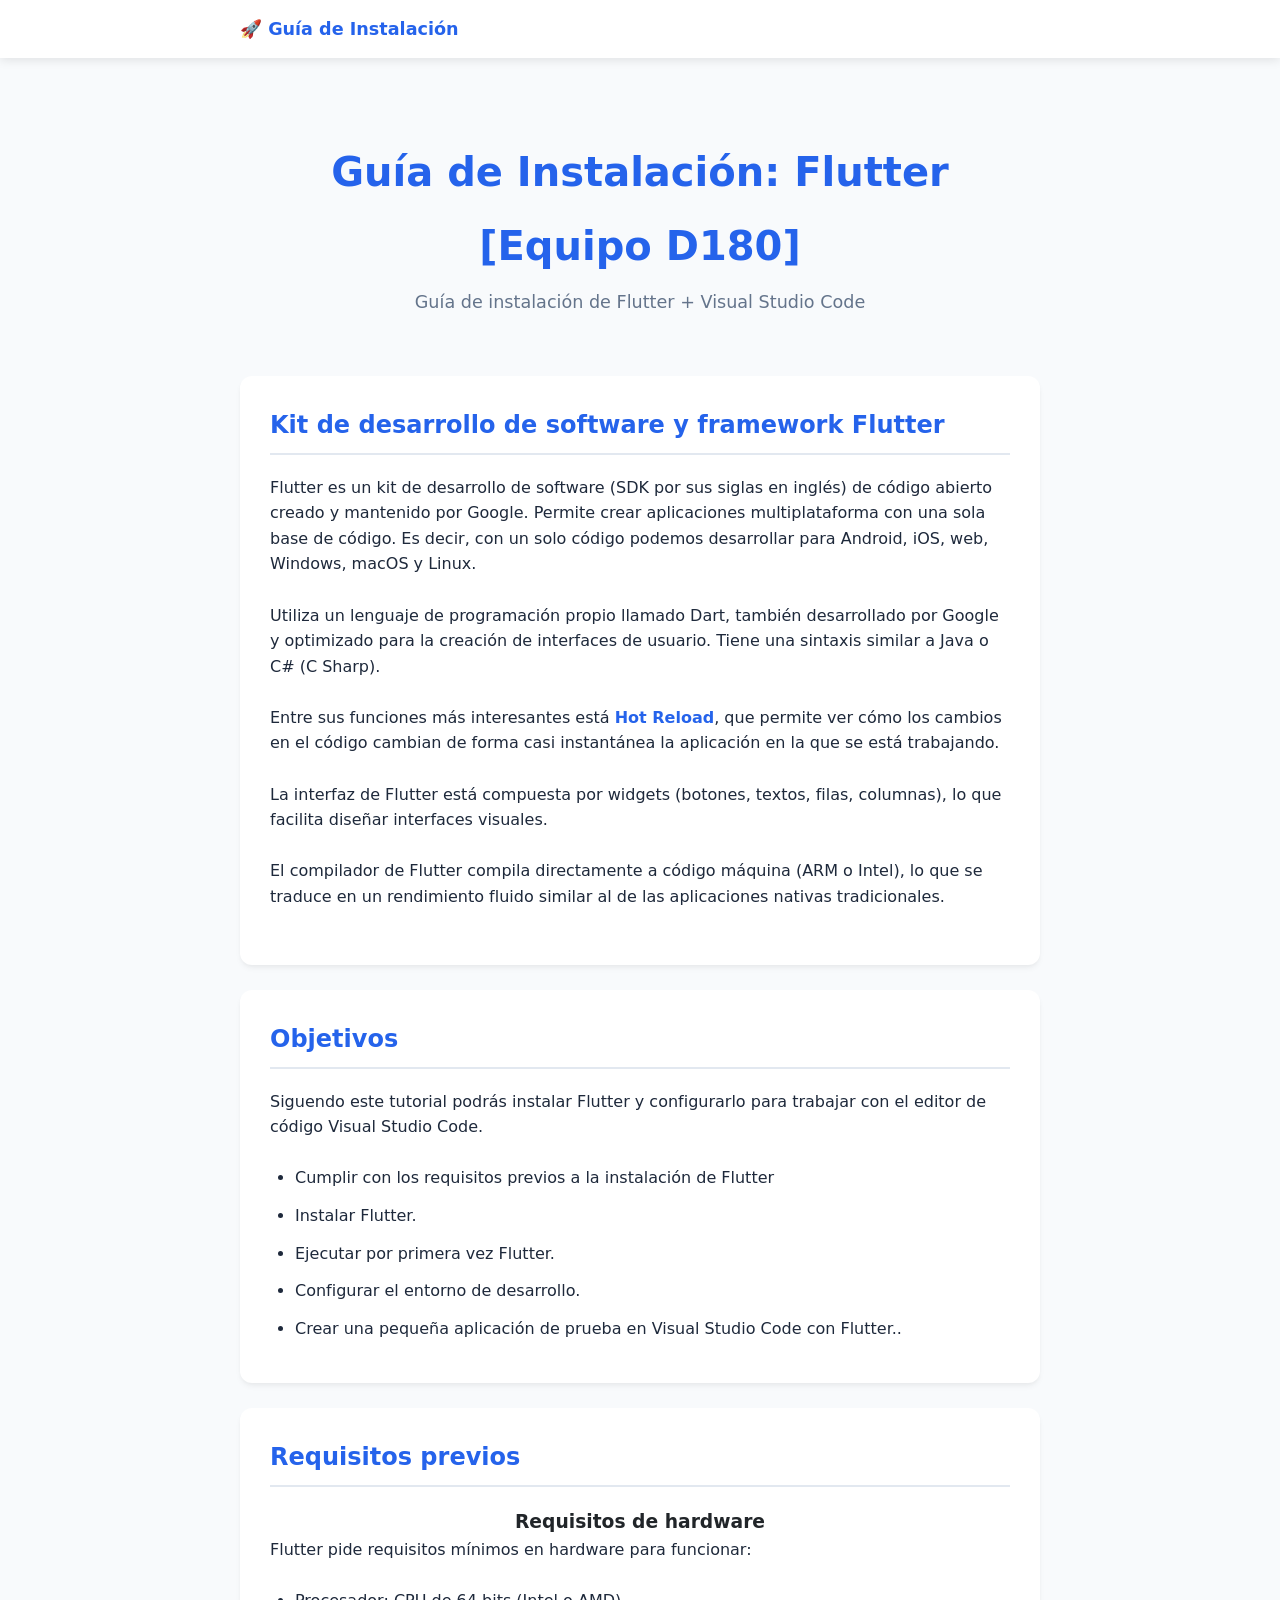
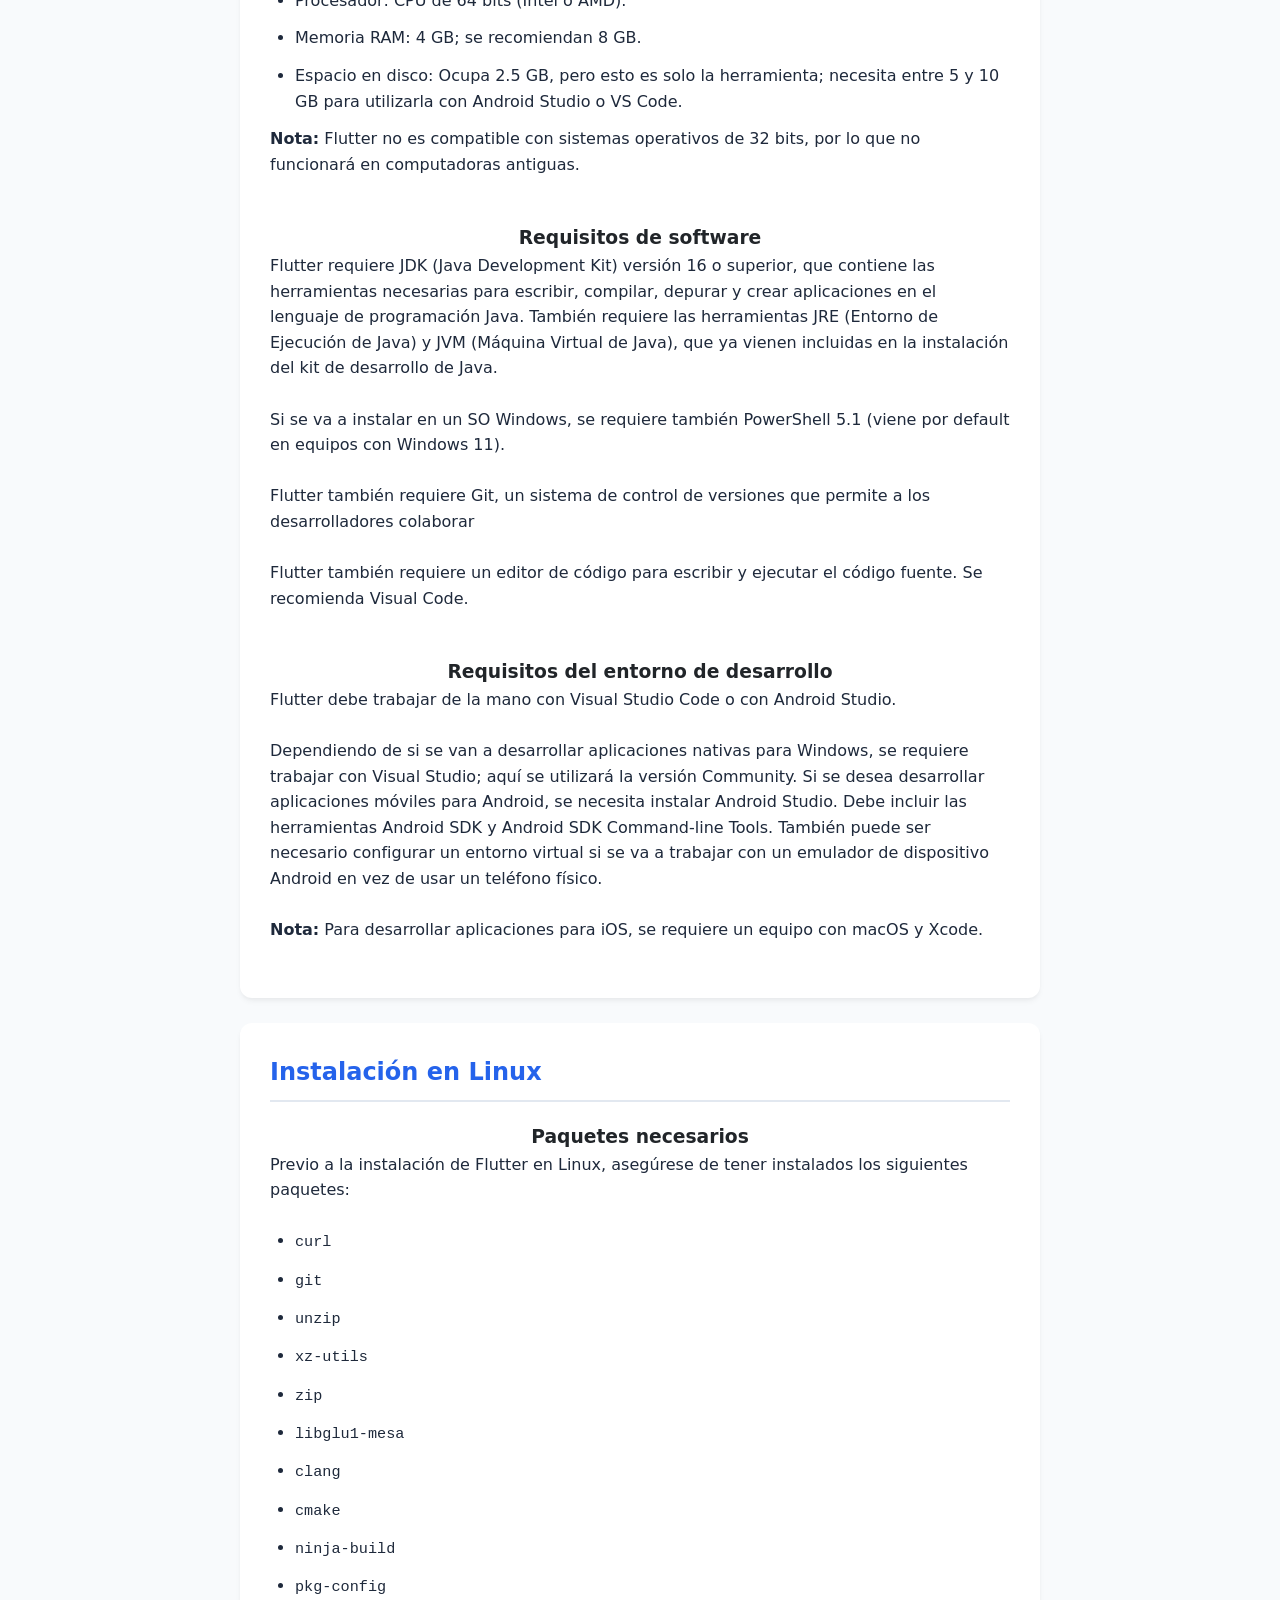
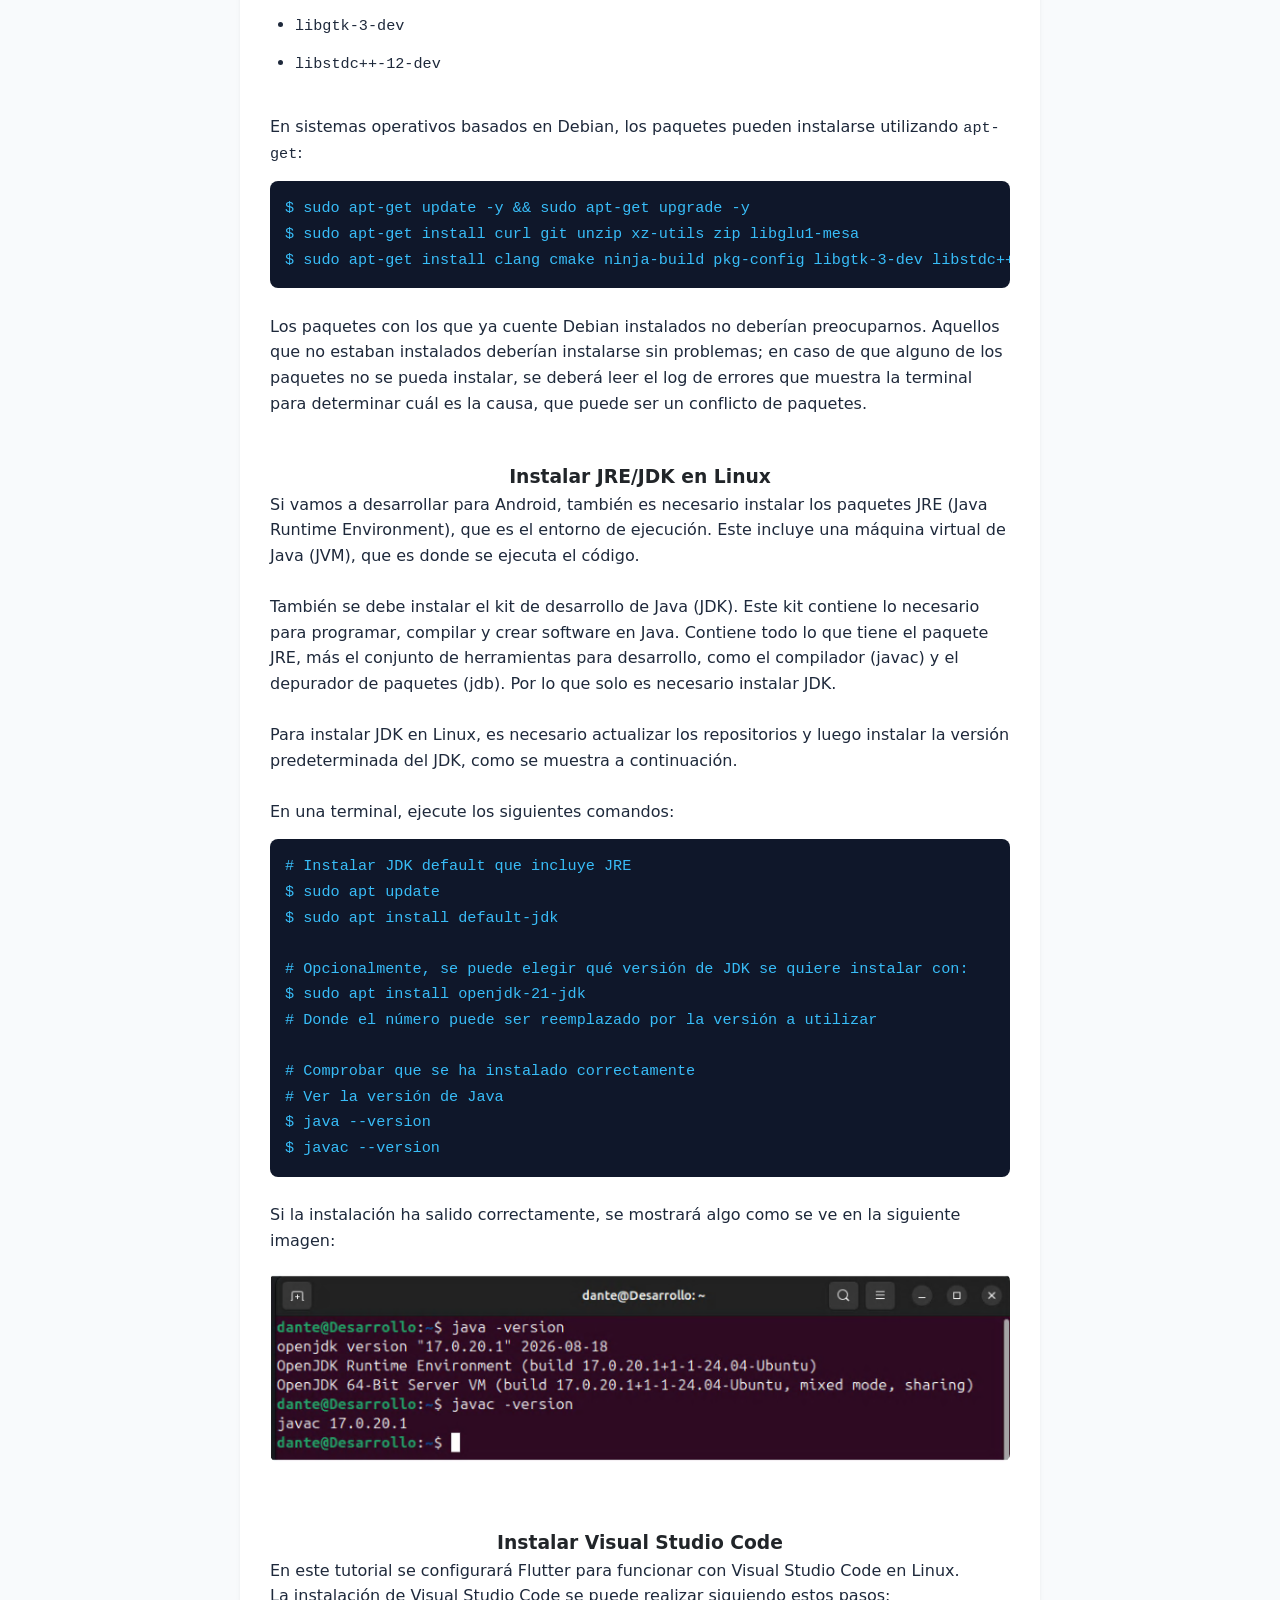
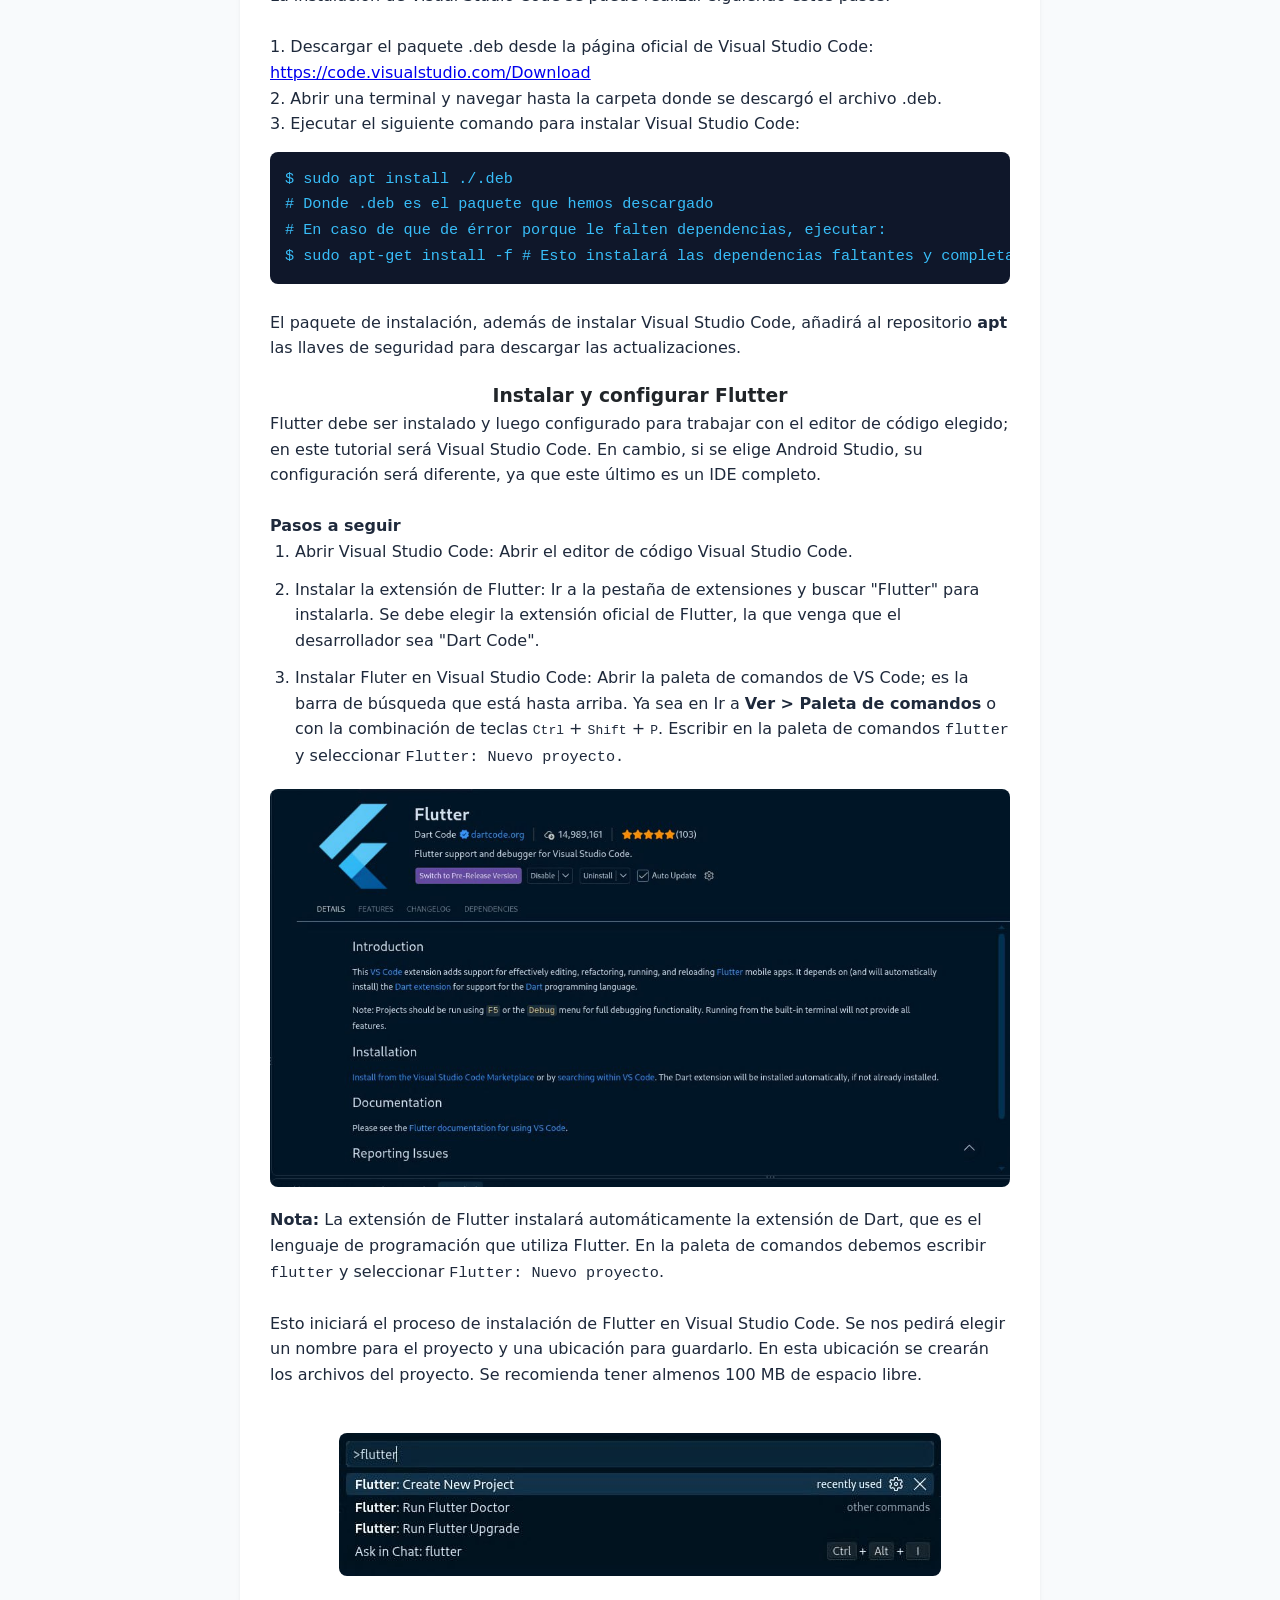
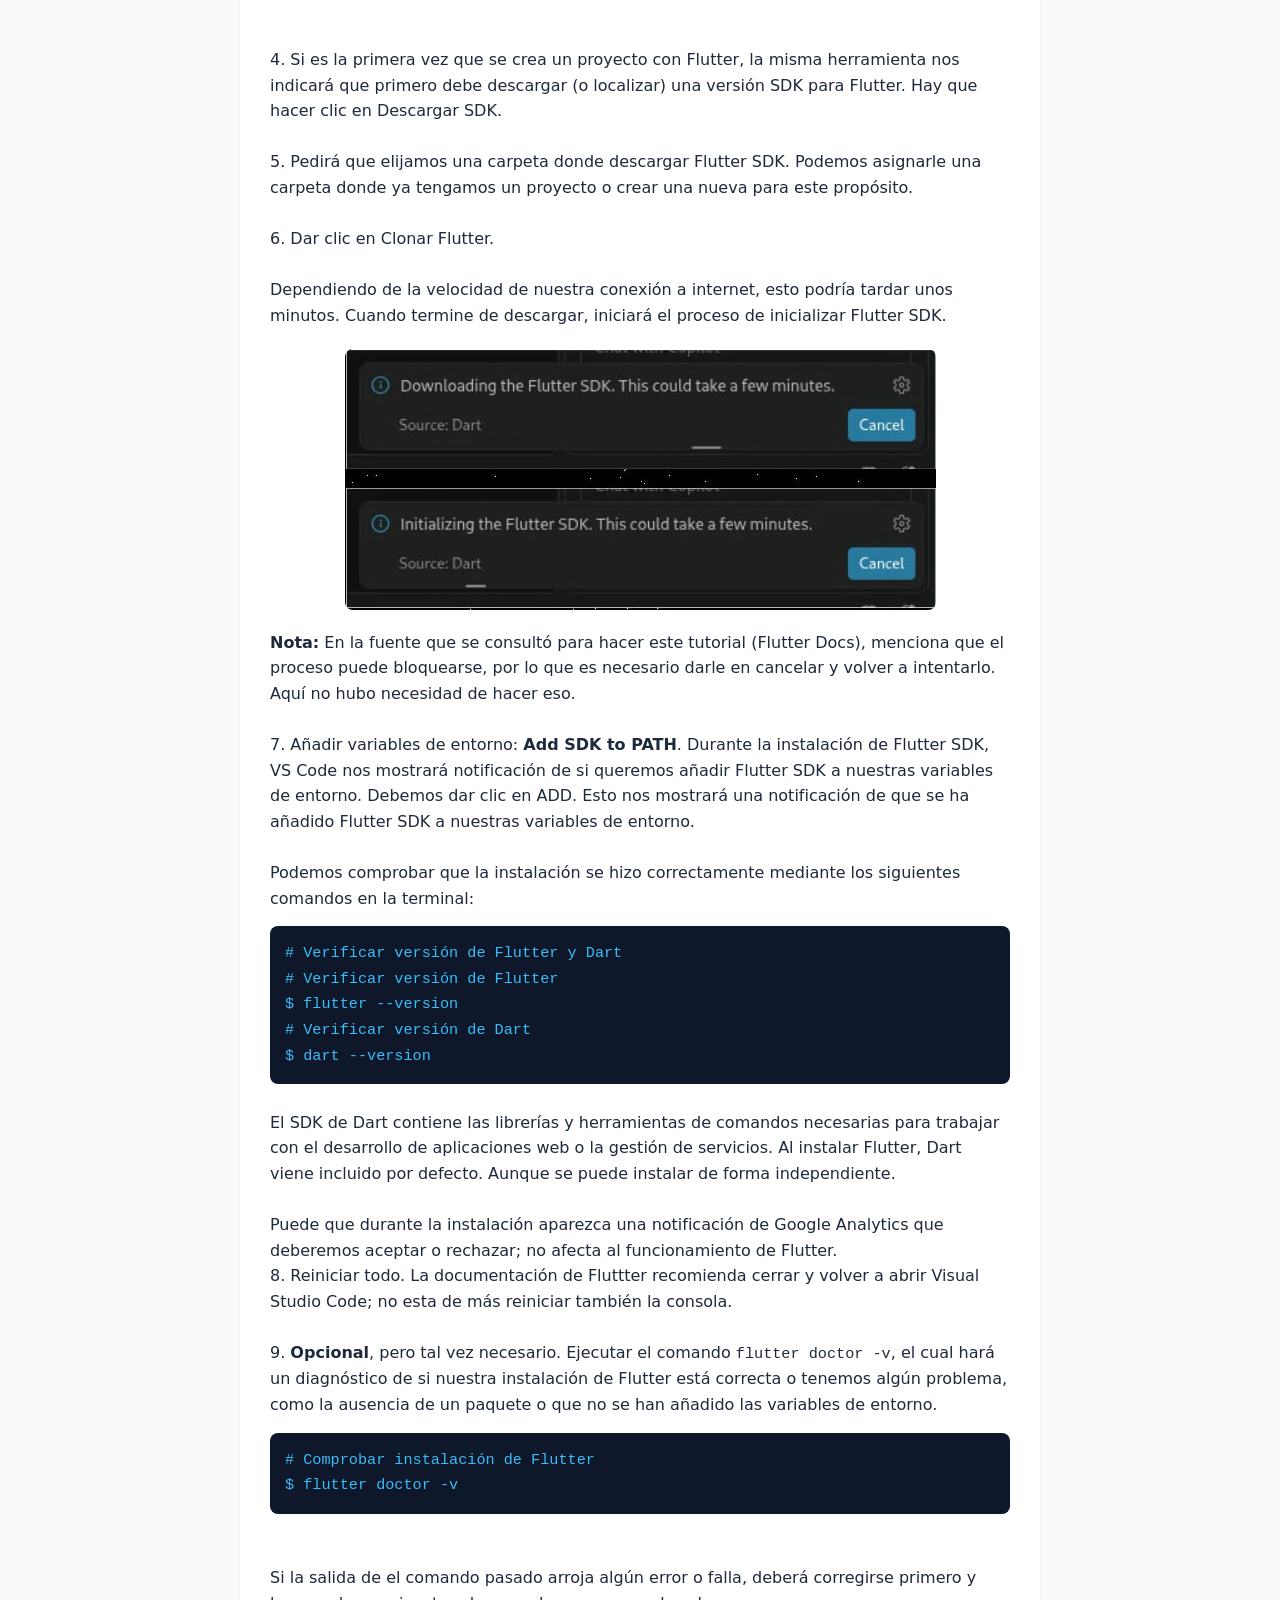
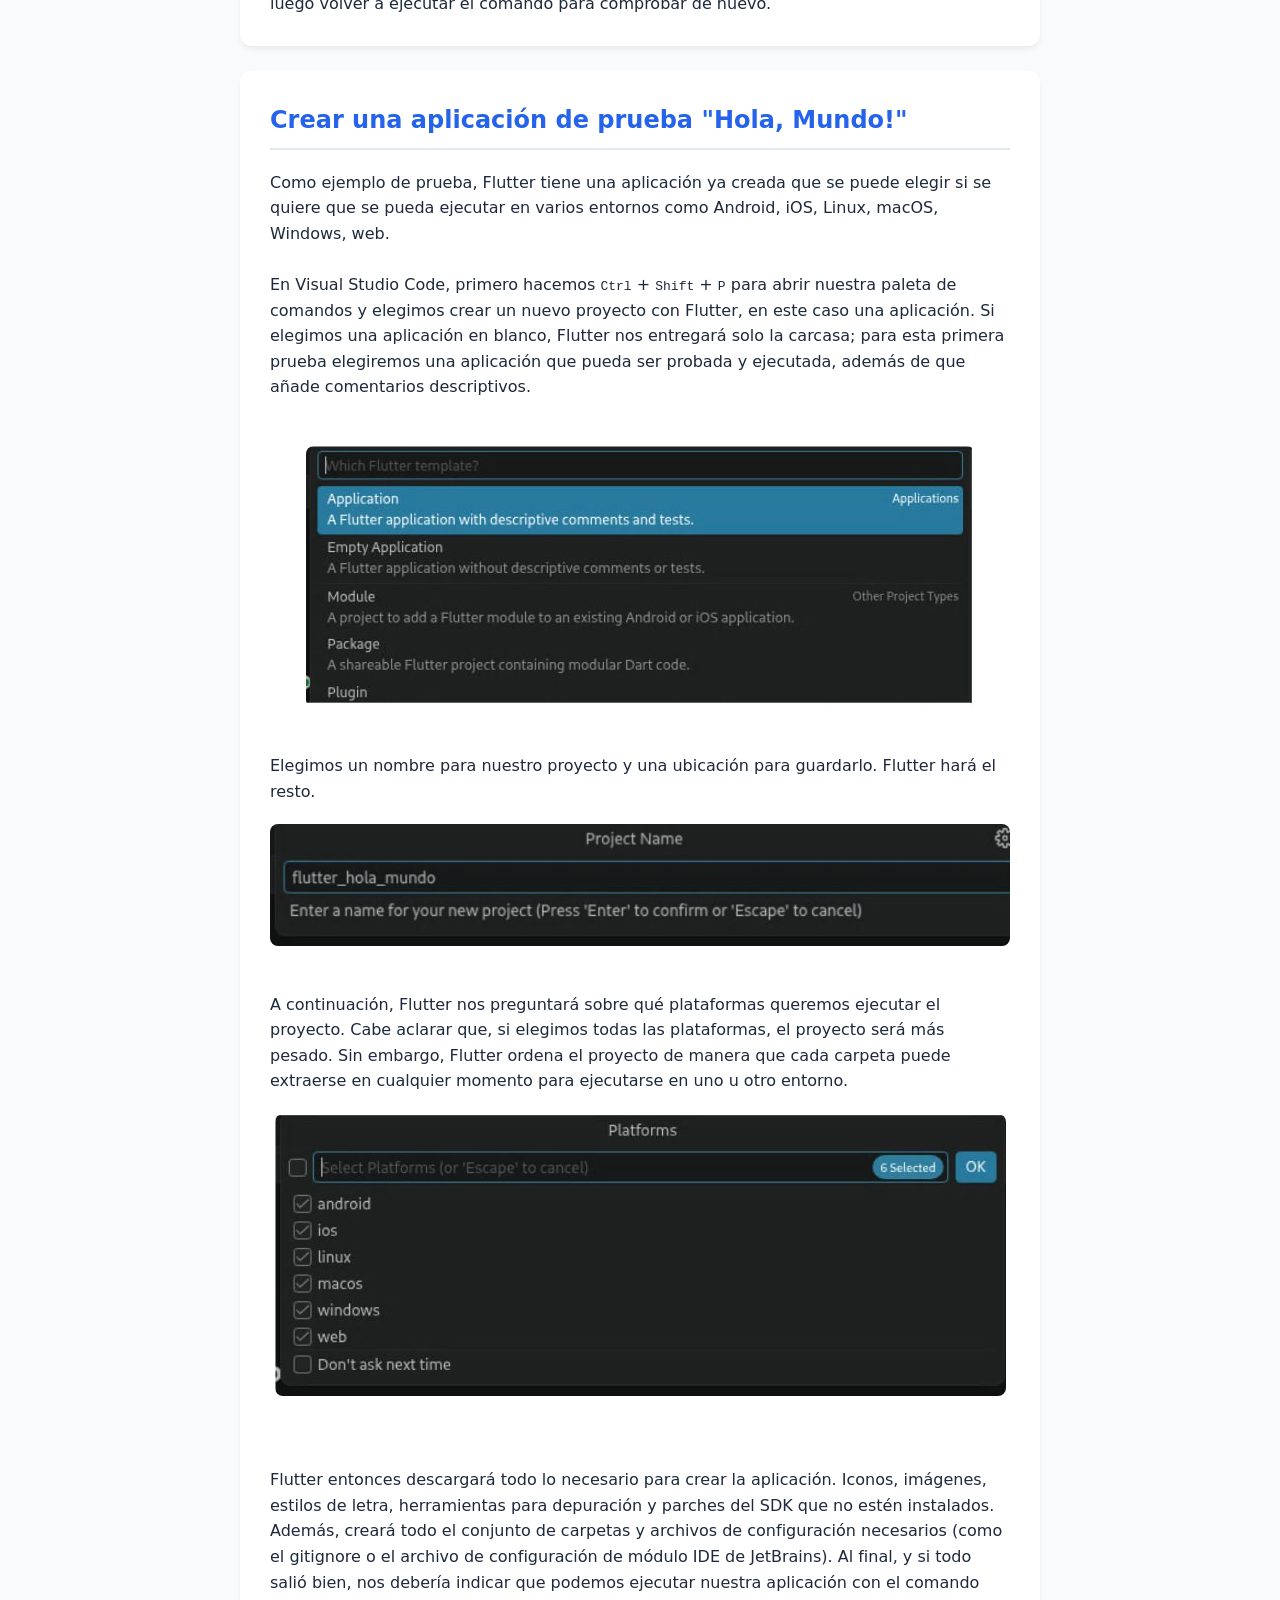
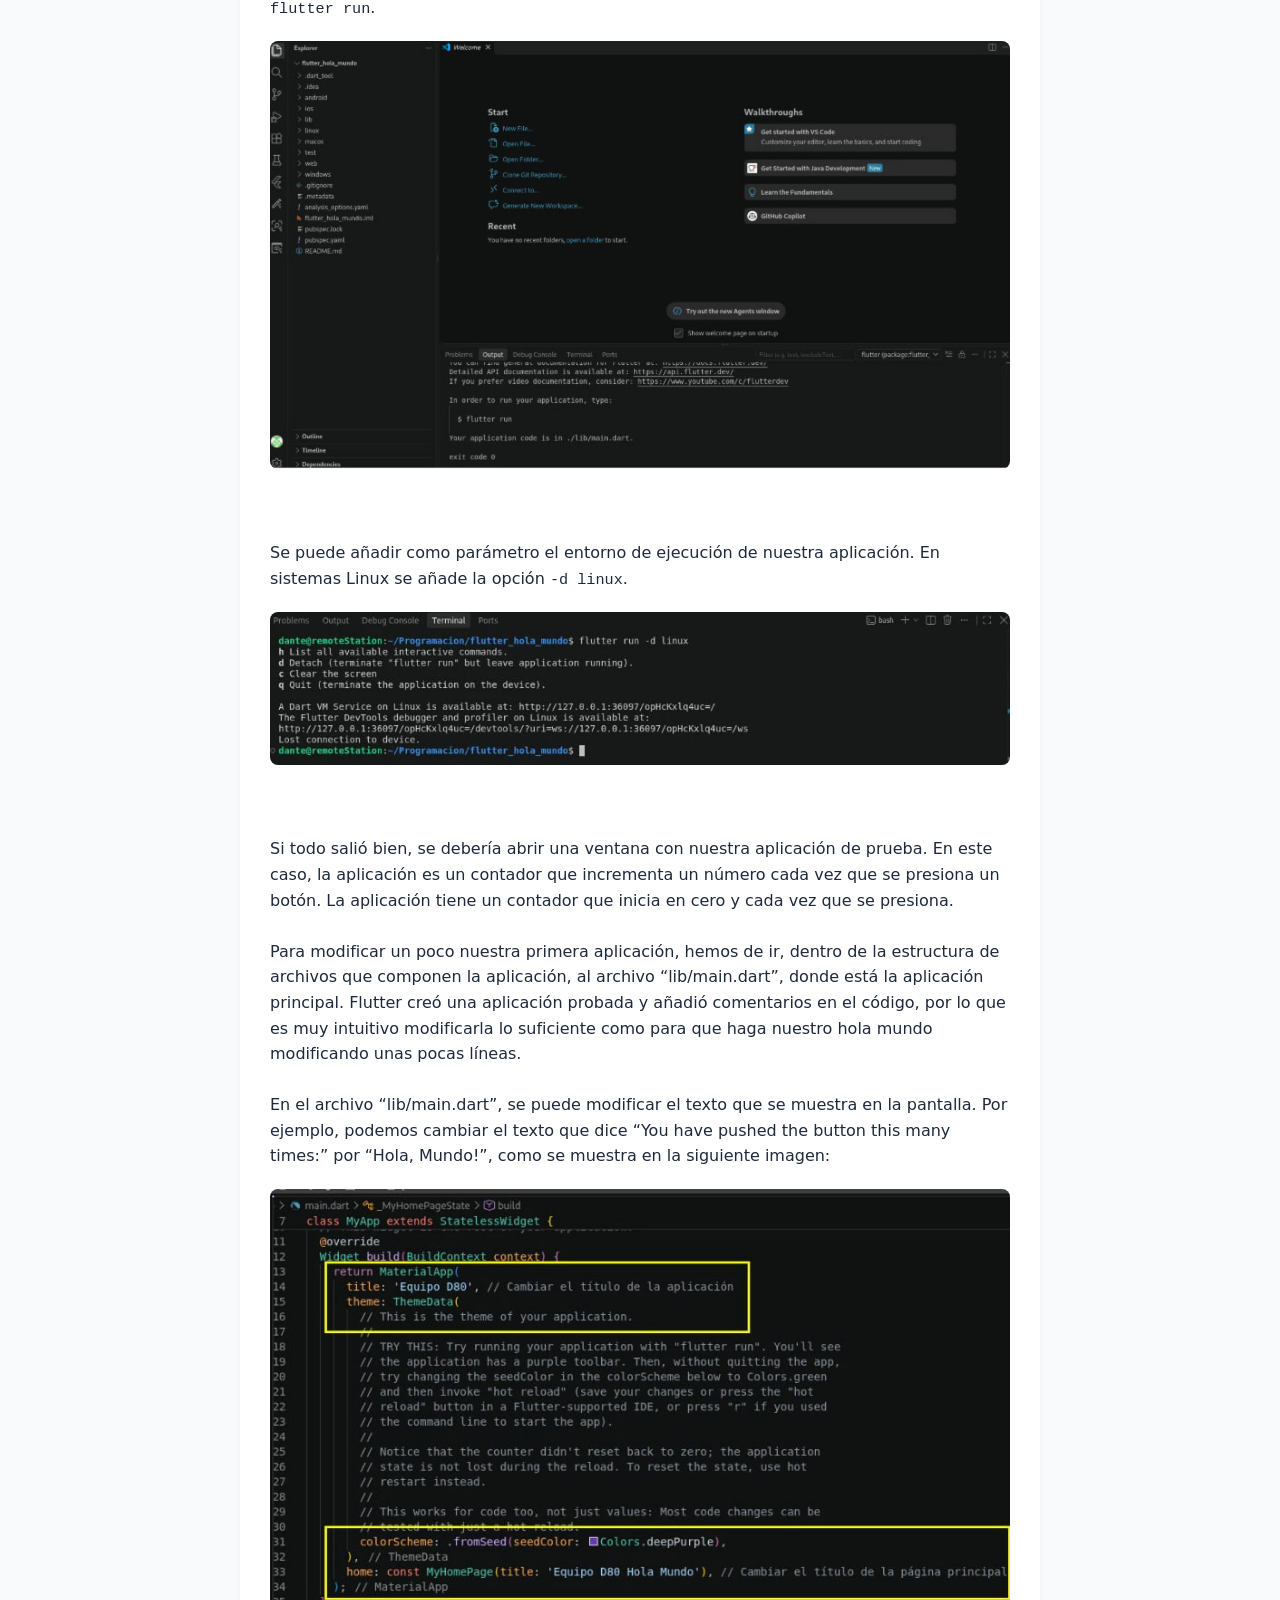
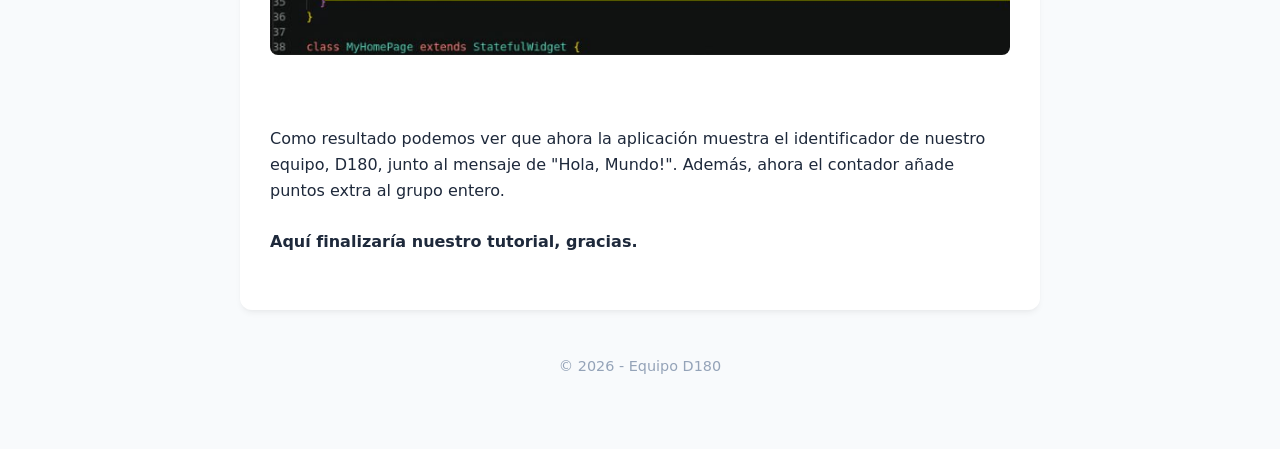
<file: index.html>
<!DOCTYPE html>
<html lang="es">
<head>
    <meta charset="UTF-8">
    <meta name="viewport" content="width=device-width, initial-scale=1.0">
    <title>Guía de Instalación</title>
    <link rel="stylesheet" href="estilos/style.css">
</head>
<body>
        <!-- Barra de navegación flotante -->
    <nav class="navbar">
        <div class="navbar-container">
            <a href="index.html" class="navbar-brand">🚀 Guía de Instalación</a>
            <div class="navbar-links">
            </div>
        </div>
    </nav>

    <header>
        <h1>Guía de Instalación: Flutter </h1>
        <h1>[Equipo D180]</h1>
        <p>Guía de instalación de Flutter + Visual Studio Code</p>
    </header>
    <main>
        <!--Sección de introducción-->
        <!--Justificación del Framework Flutter-->
        <section id="introduccion">
            <h2>Kit de desarrollo de software y framework Flutter</h2>
            <p>Flutter es un kit de desarrollo de software (SDK por sus siglas en inglés) de código abierto 
                creado y mantenido por Google. Permite crear aplicaciones multiplataforma con una sola base 
                de código. Es decir, con un solo código podemos desarrollar para Android, iOS, web, Windows, 
                macOS y Linux.<br><br>
                Utiliza un lenguaje de programación propio llamado Dart, también desarrollado por Google y 
                optimizado para la creación de interfaces de usuario. Tiene una sintaxis similar a Java o C# 
                (C Sharp).<br><br>
                Entre sus funciones más interesantes está <strong>Hot Reload</strong>, que permite ver cómo los cambios en el código 
                cambian de forma casi instantánea la aplicación en la que se está trabajando.<br><br>
                La interfaz de Flutter está compuesta por widgets (botones, textos, filas, columnas), 
                lo que facilita diseñar interfaces visuales.<br><br>
                El compilador de Flutter compila directamente a código máquina (ARM o Intel), 
                lo que se traduce en un rendimiento fluido similar al de las aplicaciones 
                nativas tradicionales.<br><br>
            </p>
        </section>

        <section id="pasos">
            <!--Sección de Objetivos-->
            <h2>Objetivos</h2>
            <p>Siguendo este tutorial podrás instalar Flutter y configurarlo para trabajar con el editor de código Visual Studio Code.<br><br></p>
            <ul>
                <li>Cumplir con los requisitos previos a la instalación de Flutter</li>
                <li>Instalar Flutter.</li>
                <li>Ejecutar por primera vez Flutter.</li>
                <li>Configurar el entorno de desarrollo.</li>
                <li>Crear una pequeña aplicación de prueba en Visual Studio Code con Flutter..</li>
            </ul>
        </section>

        <section id="requisitos">
            <h2>Requisitos previos</h2>
            <!-- Requisitos de hardware-->
            <h3>Requisitos de hardware</h3>
            <p>Flutter pide requisitos mínimos en hardware para funcionar:<br><br></p>
            <ul>
                <li>Procesador: CPU de 64 bits (Intel o AMD).</li>
                <li>Memoria RAM: 4 GB; se recomiendan 8 GB.</li>
                <li>Espacio en disco: Ocupa 2.5 GB, pero esto es solo la herramienta; necesita entre 5 y 10 GB para utilizarla con Android Studio o VS Code.</li>
            </ul>
            <b>Nota:</b> Flutter no es compatible con sistemas operativos de 32 bits, por lo que no funcionará en computadoras antiguas.<br><br>
            <!-- Requisitos de software-->
            <h3>Requisitos de software</h3>
            <p>
                Flutter requiere JDK (Java Development Kit) versión 16 o superior, que contiene las herramientas necesarias para escribir, compilar, 
                depurar y crear aplicaciones en el lenguaje de programación Java. También requiere las herramientas JRE (Entorno de Ejecución de Java) y JVM 
                (Máquina Virtual de Java), que ya vienen incluidas en la instalación del kit de desarrollo de Java.<br><br>
                Si se va a instalar en un SO Windows, se requiere también PowerShell 5.1 (viene por default en equipos con Windows 11).<br><br>
                Flutter también requiere Git, un sistema de control de versiones que permite a los desarrolladores colaborar<br><br>
                Flutter también requiere un editor de código para escribir y ejecutar el código fuente. Se recomienda Visual Code.<br><br>
            </p>
            <!-- Requisitos del entorno de desarrollo -->
            <h3>Requisitos del entorno de desarrollo</h3>
            <p>
                Flutter debe trabajar de la mano con Visual Studio Code o con Android Studio.<br><br>
                Dependiendo de si se van a desarrollar aplicaciones nativas para Windows, se requiere trabajar con Visual Studio; aquí se utilizará la versión Community. 
                Si se desea desarrollar aplicaciones móviles para Android, se necesita instalar Android Studio. Debe incluir las herramientas Android SDK y Android SDK Command-line 
                Tools. También puede ser necesario configurar un entorno virtual si se va a trabajar con un emulador de dispositivo Android en vez de usar un teléfono físico.<br><br>
                <b>Nota:</b> Para desarrollar aplicaciones para iOS, se requiere un equipo con macOS y Xcode.<br><br>
            </p>
        </section>
        <section id="instalacion">
            <!-- Sección de instalación -->
            <h2>Instalación en Linux</h2>
            <h3>Paquetes necesarios</h3>
            <p>Previo a la instalación de Flutter en Linux, asegúrese de tener instalados los siguientes paquetes:</p>
            <br>
            <ul>
                <li><code>curl</code></li>
                <li><code>git</code></li>
                <li><code>unzip</code></li>
                <li><code>xz-utils</code></li>
                <li><code>zip</code></li>
                <li><code>libglu1-mesa</code></li>
                <li><code>clang</code></li>
                <li><code>cmake</code></li>
                <li><code>ninja-build</code></li>
                <li><code>pkg-config</code></li>
                <li><code>libgtk-3-dev</code></li>
                <li><code>libstdc++-12-dev</code></li>
            </ul>
            <br>
            <p>En sistemas operativos basados en Debian, los paquetes pueden instalarse utilizando <code>apt-get</code>:</p>
            <!-- Nota: pre respeta espacios y saltos de línea, se cambio esto en las hojas de estilo -->
            <pre><code>$ sudo apt-get update -y && sudo apt-get upgrade -y
$ sudo apt-get install curl git unzip xz-utils zip libglu1-mesa
$ sudo apt-get install clang cmake ninja-build pkg-config libgtk-3-dev libstdc++-12-dev<!-- El largo del comando hace que se parta en dos en la pagina web (dividir el comando?)--></code></pre>
            <br>
            <p>
                Los paquetes con los que ya cuente Debian instalados no deberían preocuparnos. Aquellos que no estaban instalados deberían 
                instalarse sin problemas; en caso de que alguno de los paquetes no se pueda instalar, se deberá leer el log de errores que muestra 
                la terminal para determinar cuál es la causa, que puede ser un conflicto de paquetes.</p>
            <br>
            <h3>Instalar JRE/JDK en Linux</h3>
            <p>
                Si vamos a desarrollar para Android, también es necesario instalar los paquetes JRE (Java Runtime Environment), 
                que es el entorno de ejecución. Este incluye una máquina virtual de Java (JVM), que es donde se ejecuta el código.
                <br><br>
                También se debe instalar el kit de desarrollo de Java (JDK). Este kit contiene lo necesario para programar, compilar y 
                crear software en Java. Contiene todo lo que tiene el paquete JRE, más el conjunto de herramientas para desarrollo, como el 
                compilador (javac) y el depurador de paquetes (jdb). Por lo que solo es necesario instalar JDK.
                <br><br>
                Para instalar JDK en Linux, es necesario actualizar los repositorios y luego instalar la versión predeterminada del JDK, como se muestra a continuación.
                <br><br>
                En una terminal, ejecute los siguientes comandos:
                <!-- Odio la indentación de pre D: -->
                <pre><code># Instalar JDK default que incluye JRE
$ sudo apt update
$ sudo apt install default-jdk

# Opcionalmente, se puede elegir qué versión de JDK se quiere instalar con:
$ sudo apt install openjdk-21-jdk
# Donde el número puede ser reemplazado por la versión a utilizar

# Comprobar que se ha instalado correctamente
# Ver la versión de Java
$ java --version
$ javac --version
</code></pre>
            <br>
            Si la instalación ha salido correctamente, se mostrará algo como se ve en la siguiente imagen:
            <div class="contenedor-imagen">
                <!-- Imagen de comprobación de instalación correcta de Java en Linux-->
                 <!-- No olvidar usar paths relativos para las imágenes -->
                <img src="imagenes/linux/JavaJavac.png" alt="Comprobación de la versión de Java">
            </div>
            </p>
            <br>
            <h3>Instalar Visual Studio Code</h3>
            <p>
                En este tutorial se configurará Flutter para funcionar con Visual Studio Code en Linux.<br>
                La instalación de Visual Studio Code se puede realizar siguiendo estos pasos:<br><br>
                1. Descargar el paquete .deb desde la página oficial de Visual Studio Code: <a href="https://code.visualstudio.com/Download" target="_blank">https://code.visualstudio.com/Download</a><br>
                2. Abrir una terminal y navegar hasta la carpeta donde se descargó el archivo .deb.<br>
                3. Ejecutar el siguiente comando para instalar Visual Studio Code:<br>
                <pre><code>$ sudo apt install ./<file>.deb
# Donde <file>.deb es el paquete que hemos descargado
# En caso de que de érror porque le falten dependencias, ejecutar:
$ sudo apt-get install -f # Esto instalará las dependencias faltantes y completará la instalación de Visual Studio Code
</code></pre><br>
                El paquete de instalación, además de instalar Visual Studio Code, añadirá al repositorio <b>apt</b> las llaves de seguridad para 
                descargar las actualizaciones.
            </p>
            <h3>Instalar y configurar Flutter</h3>
            <p>
               Flutter debe ser instalado y luego configurado para trabajar con el editor de código elegido; en este tutorial será 
               Visual Studio Code. En cambio, si se elige Android Studio, su configuración será diferente, ya que este último es un IDE completo.
               <br><br>
               <b>Pasos a seguir</b>
               <ol>
                <li>Abrir Visual Studio Code: Abrir el editor de código Visual Studio Code.</li>
                <li>Instalar la extensión de Flutter: Ir a la pestaña de extensiones y buscar "Flutter" para instalarla. Se debe elegir 
                    la extensión oficial de Flutter, la que venga que el desarrollador sea "Dart Code".</li>
                <li>Instalar Fluter en Visual Studio Code: Abrir la paleta de comandos de VS Code; es la barra de búsqueda que está hasta arriba. 
                    Ya sea en Ir a <b>Ver > Paleta de comandos</b> o con la combinación de teclas <kbd>Ctrl</kbd> + <kbd>Shift</kbd> + <kbd>P</kbd>. 
                    Escribir en la paleta de comandos <code>flutter</code> y seleccionar <code>Flutter: Nuevo proyecto.</code></li>
               </ol>
                <div class="contenedor-imagen">
                <!-- Imagen de la extensión Flutter en Visual Studio Code -->
                <img src="imagenes/linux/ExtensionFlutter.jpg" alt="Extensión Flutter en Visual Studio Code">
                </div>
                <b>Nota:</b> La extensión de Flutter instalará automáticamente la extensión de Dart, que es el lenguaje de programación que utiliza Flutter.
                En la paleta de comandos debemos escribir <code>flutter</code> y seleccionar <code>Flutter: Nuevo proyecto</code>.<br><br>
                Esto iniciará el proceso de instalación de Flutter en Visual Studio Code. Se nos pedirá elegir un nombre para el proyecto y una ubicación para guardarlo.
                En esta ubicación se crearán los archivos del proyecto. Se recomienda tener almenos 100 MB de espacio libre.<br><br>
                <div class="contenedor-imagen">
                <!-- Imagen de Crear Nuevo Proyecto Flutter -->
                <img src="imagenes/linux/CrearNuevoProyectoFlutter.jpg" alt="Crear Nuevo Proyecto Flutter en Visual Studio Code">
                </div>
                <br><br>
                4. Si es la primera vez que se crea un proyecto con Flutter, la misma herramienta nos indicará que primero debe descargar (o localizar) 
                    una versión SDK para Flutter.  Hay que hacer clic en Descargar SDK.<br><br>
                5. Pedirá que elijamos una carpeta donde descargar Flutter SDK. Podemos asignarle una carpeta donde ya tengamos un proyecto o 
                    crear una nueva para este propósito.<br><br>
                6. Dar clic en Clonar Flutter.<br><br>
                Dependiendo de la velocidad de nuestra conexión a internet, esto podría tardar unos minutos. Cuando termine de descargar, iniciará el 
                proceso de inicializar Flutter SDK.
                <div class="contenedor-imagen">
                <!-- Imagen de Instalación SDK de Flutter-->
                <img src="imagenes/linux/InstalacionSDKFlutter.jpg" alt="Instalación SDK de Flutter en Visual Studio Code">
                </div>
                <b>Nota:</b> En la fuente que se consultó para hacer este tutorial (Flutter Docs), menciona que el proceso puede bloquearse, 
                por lo que es necesario darle en cancelar y volver a intentarlo. Aquí no hubo necesidad de hacer eso.<br><br>
                7. Añadir variables de entorno: <b>Add SDK to PATH</b>. Durante la instalación de Flutter SDK,  VS Code nos mostrará notificación de 
                si queremos añadir Flutter SDK a nuestras variables de entorno. Debemos dar clic en ADD. Esto nos mostrará una notificación de que se 
                ha añadido Flutter SDK a nuestras variables de entorno.<br><br>
                Podemos comprobar que la instalación se hizo correctamente mediante los siguientes comandos en la terminal:
                <pre><code># Verificar versión de Flutter y Dart
# Verificar versión de Flutter
$ flutter --version
# Verificar versión de Dart
$ dart --version</code></pre>
                <br>
                El SDK de Dart contiene las librerías y herramientas de comandos necesarias para trabajar con el desarrollo de aplicaciones web o la 
                gestión de servicios. Al instalar Flutter, Dart viene incluido por defecto. Aunque se puede instalar de forma independiente.
                <br><br>
                Puede que durante la instalación aparezca una notificación de Google Analytics que deberemos aceptar o rechazar; no afecta al funcionamiento de Flutter.
                <br>
                8. Reiniciar todo. La documentación de Fluttter recomienda cerrar y volver a abrir Visual Studio Code; no esta de más reiniciar también la consola.<br><br>
                9. <b>Opcional</b>, pero tal vez necesario. Ejecutar el comando <code>flutter doctor -v</code>, el cual hará un diagnóstico de si nuestra instalación 
                de Flutter está correcta o tenemos algún problema, como la ausencia de un paquete o que no se han añadido las variables de entorno.
                <pre><code># Comprobar instalación de Flutter
$ flutter doctor -v</code></pre><br><br>
                Si la salida de el comando pasado arroja algún error o falla, deberá corregirse primero y luego volver a ejecutar el comando para comprobar de nuevo.
            </p>
        </section>
        <section id="Primera aplicación">
            <h2>Crear una aplicación de prueba "Hola, Mundo!"</h2>
            <p>
                Como ejemplo de prueba, Flutter tiene una aplicación ya creada que se puede elegir si se quiere que se pueda ejecutar en varios entornos 
                como Android, iOS, Linux, macOS, Windows, web.<br><br>
                En Visual Studio Code, primero hacemos <kbd>Ctrl</kbd> + <kbd>Shift</kbd> + <kbd>P</kbd> para abrir nuestra paleta de comandos y elegimos crear un nuevo 
                proyecto con Flutter, en este caso una aplicación. Si elegimos una aplicación en blanco, Flutter nos entregará solo la carcasa; para 
                esta primera prueba elegiremos una aplicación que pueda ser probada y ejecutada, además de que añade comentarios descriptivos.<br><br>
                <div class="contenedor-imagen">
                <!-- Imagen de aplicación de prueba en Flutter-->
                <img src="imagenes/linux/AplicacionPruebaFlutter.jpg" alt="Aplicación de prueba en Flutter en Visual Studio Code">
                </div>
                <br>
                Elegimos un nombre para nuestro proyecto y una ubicación para guardarlo. Flutter hará el resto.
                <div class="contenedor-imagen">
                <!-- Imagen nombre de nuestra aplicación de prueba en Flutter -->
                <img src="imagenes/linux/NombreAplicacionPrueba.jpg" alt="Nombre de la aplicación de prueba en Flutter">
                </div>
                <br>
                A continuación, Flutter nos preguntará sobre qué plataformas queremos ejecutar el proyecto. Cabe aclarar que, si elegimos todas las 
                plataformas, el proyecto será más pesado. Sin embargo, Flutter ordena el proyecto de manera que cada carpeta puede extraerse en 
                cualquier momento para ejecutarse en uno u otro entorno.
                <div class="contenedor-imagen">
                <!-- Imagen selección de nuestra aplicación de prueba en Flutter -->
                <img src="imagenes/linux/SeleccionPlataformasAplicacion.jpg" alt="Selección de las plataformas de la aplicación de prueba en Flutter">
                </div>
                <br><br>
                Flutter entonces descargará todo lo necesario para crear la aplicación. Iconos, imágenes, estilos de letra, herramientas para 
                depuración y parches del SDK que no estén instalados. Además, creará todo el conjunto de carpetas y archivos de configuración 
                necesarios (como el gitignore o el archivo de configuración de módulo IDE de JetBrains). Al final, y si todo salió bien, nos 
                debería indicar que podemos ejecutar nuestra aplicación con el comando <code>flutter run</code>.
                <div class="contenedor-imagen">
                <!-- Imagen confirmación de que se creo la aplicación correctamente -->
                <img src="imagenes/linux/ConfirmacionAplicacionPrueba.jpg" alt="Confirmación de la creación de la aplicación de prueba en Flutter">
                </div>
                <br><br>
                Se puede añadir como parámetro el entorno de ejecución de nuestra aplicación. En sistemas Linux se añade la opción <code>-d linux</code>.
                <div class="contenedor-imagen">
                <!-- Imagen ejecución de la aplicación de prueba en Flutter -->
                <img src="imagenes/linux/EjecucionAplicacionPruebaFlutter.jpg" alt="Ejecución de la aplicación de prueba en Flutter">
                </div>
                <br><br>
                Si todo salió bien, se debería abrir una ventana con nuestra aplicación de prueba. En este caso, la aplicación es un contador que
                incrementa un número cada vez que se presiona un botón. La aplicación tiene un contador que inicia en cero y cada vez que se presiona.
                <br><br>
                Para modificar un poco nuestra primera aplicación, hemos de ir, dentro de la estructura de archivos que componen la aplicación, al 
                archivo “lib/main.dart”, donde está la aplicación principal. Flutter creó una aplicación probada y añadió comentarios en el código, 
                por lo que es muy intuitivo modificarla lo suficiente como para que haga nuestro hola mundo modificando unas pocas líneas.
                <br><br>
                En el archivo “lib/main.dart”, se puede modificar el texto que se muestra en la pantalla. Por ejemplo, podemos cambiar el texto que dice 
                “You have pushed the button this many times:” por “Hola, Mundo!”, como se muestra en la siguiente imagen:
                <div class="contenedor-imagen">
                <!-- Imagen modificando el código de la aplicación. Cambiamos el título de la aplicación y el mensaje de You pushed the button -->
                <img src="imagenes/linux/ModificandoCodigo.jpg" alt="Modificación del código de la aplicación de prueba en Flutter">
                </div>
                <br><br>
                Como resultado podemos ver que ahora la aplicación muestra el identificador de nuestro equipo, D180, junto al mensaje de "Hola, Mundo!".
                Además, ahora el contador añade puntos extra al grupo entero.<br><br>
                <h4>Aquí finalizaría nuestro tutorial, gracias.</h4><br>
            </p>
        </section>
    </main>

    <footer>
        <p>&copy; 2026 - Equipo D180</p>
    </footer>

</body>
</html>
</file>
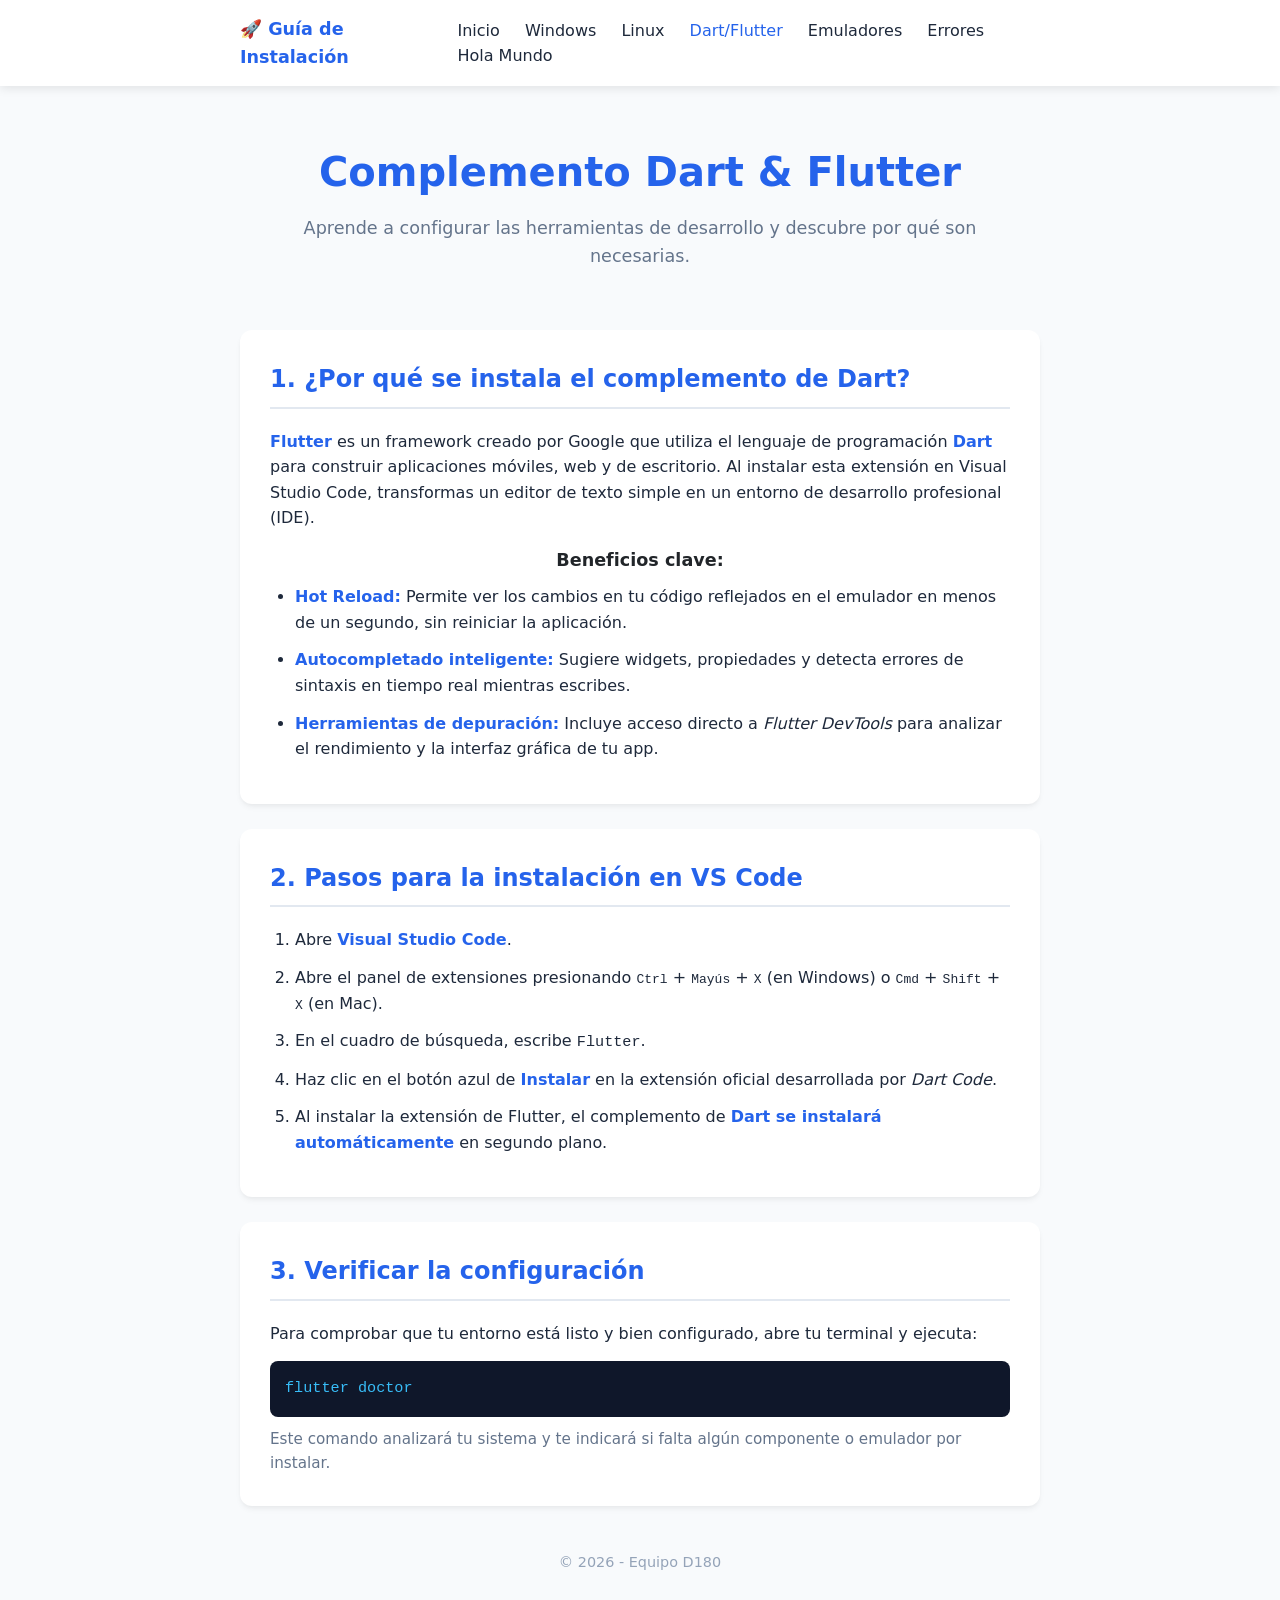
<file: dart.html>
<!DOCTYPE html>
<html lang="es">
<head>
    <meta charset="UTF-8">
    <meta name="viewport" content="width=device-width, initial-scale=1.0">
    <title>Instalación de Dart y Flutter</title>
    <link rel="stylesheet" href="estilos/style.css">
</head>
<body>

    <!-- Barra de navegación flotante -->
    <nav class="navbar">
        <div class="navbar-container">
            <a href="index.html" class="navbar-brand">🚀 Guía de Instalación</a>
            <div class="navbar-links">
                <a href="index.html">Inicio</a>
                <a href="windows.html">Windows</a>
                <a href="linux.html">Linux</a>
                <a href="dart.html" class="active">Dart/Flutter</a>
                <a href="emuladores.html">Emuladores</a>
                <a href="errores.html">Errores</a>
                <a href="holamundo.html">Hola Mundo</a>
            </div>
        </div>
    </nav>

    <header>
        <h1>Complemento Dart & Flutter</h1>
        <p>Aprende a configurar las herramientas de desarrollo y descubre por qué son necesarias.</p>
    </header>

    <main>
        <!-- SECCIÓN DE JUSTIFICACIÓN -->
        <section id="justificacion">
            <h2>1. ¿Por qué se instala el complemento de Dart?</h2>
            <p><strong>Flutter</strong> es un framework creado por Google que utiliza el lenguaje de programación <strong>Dart</strong> para construir aplicaciones móviles, web y de escritorio. Al instalar esta extensión en Visual Studio Code, transformas un editor de texto simple en un entorno de desarrollo profesional (IDE).</p>
            
            <h3 style="margin-top: 15px; font-size: 1.1rem;">Beneficios clave:</h3>
            <ul style="margin-top: 10px;">
                <li><strong>Hot Reload:</strong> Permite ver los cambios en tu código reflejados en el emulador en menos de un segundo, sin reiniciar la aplicación.</li>
                <li><strong>Autocompletado inteligente:</strong> Sugiere widgets, propiedades y detecta errores de sintaxis en tiempo real mientras escribes.</li>
                <li><strong>Herramientas de depuración:</strong> Incluye acceso directo a <em>Flutter DevTools</em> para analizar el rendimiento y la interfaz gráfica de tu app.</li>
            </ul>
        </section>

        <!-- SECCIÓN DE INSTALACIÓN -->
        <section id="pasos-dart">
            <h2>2. Pasos para la instalación en VS Code</h2>
            <ol>
                <li>Abre <strong>Visual Studio Code</strong>.</li>
                <li>Abre el panel de extensiones presionando <kbd>Ctrl</kbd> + <kbd>Mayús</kbd> + <kbd>X</kbd> (en Windows) o <kbd>Cmd</kbd> + <kbd>Shift</kbd> + <kbd>X</kbd> (en Mac).</li>
                <li>En el cuadro de búsqueda, escribe <code>Flutter</code>.</li>
                <li>Haz clic en el botón azul de <strong>Instalar</strong> en la extensión oficial desarrollada por <em>Dart Code</em>.</li>
                <li>Al instalar la extensión de Flutter, el complemento de <strong>Dart se instalará automáticamente</strong> en segundo plano.</li>
            </ol>
        </section>

        <!-- SECCIÓN DE VERIFICACIÓN -->
        <section id="verificacion-flutter">
            <h2>3. Verificar la configuración</h2>
            <p>Para comprobar que tu entorno está listo y bien configurado, abre tu terminal y ejecuta:</p>
            <pre><code>flutter doctor</code></pre>
            <p style="margin-top: 10px; font-size: 0.95rem; color: #64748b;">Este comando analizará tu sistema y te indicará si falta algún componente o emulador por instalar.</p>
        </section>
    </main>

    <footer>
        <p>&copy; 2026 - Equipo D180</p>
    </footer>

</body>
</html>
</file>
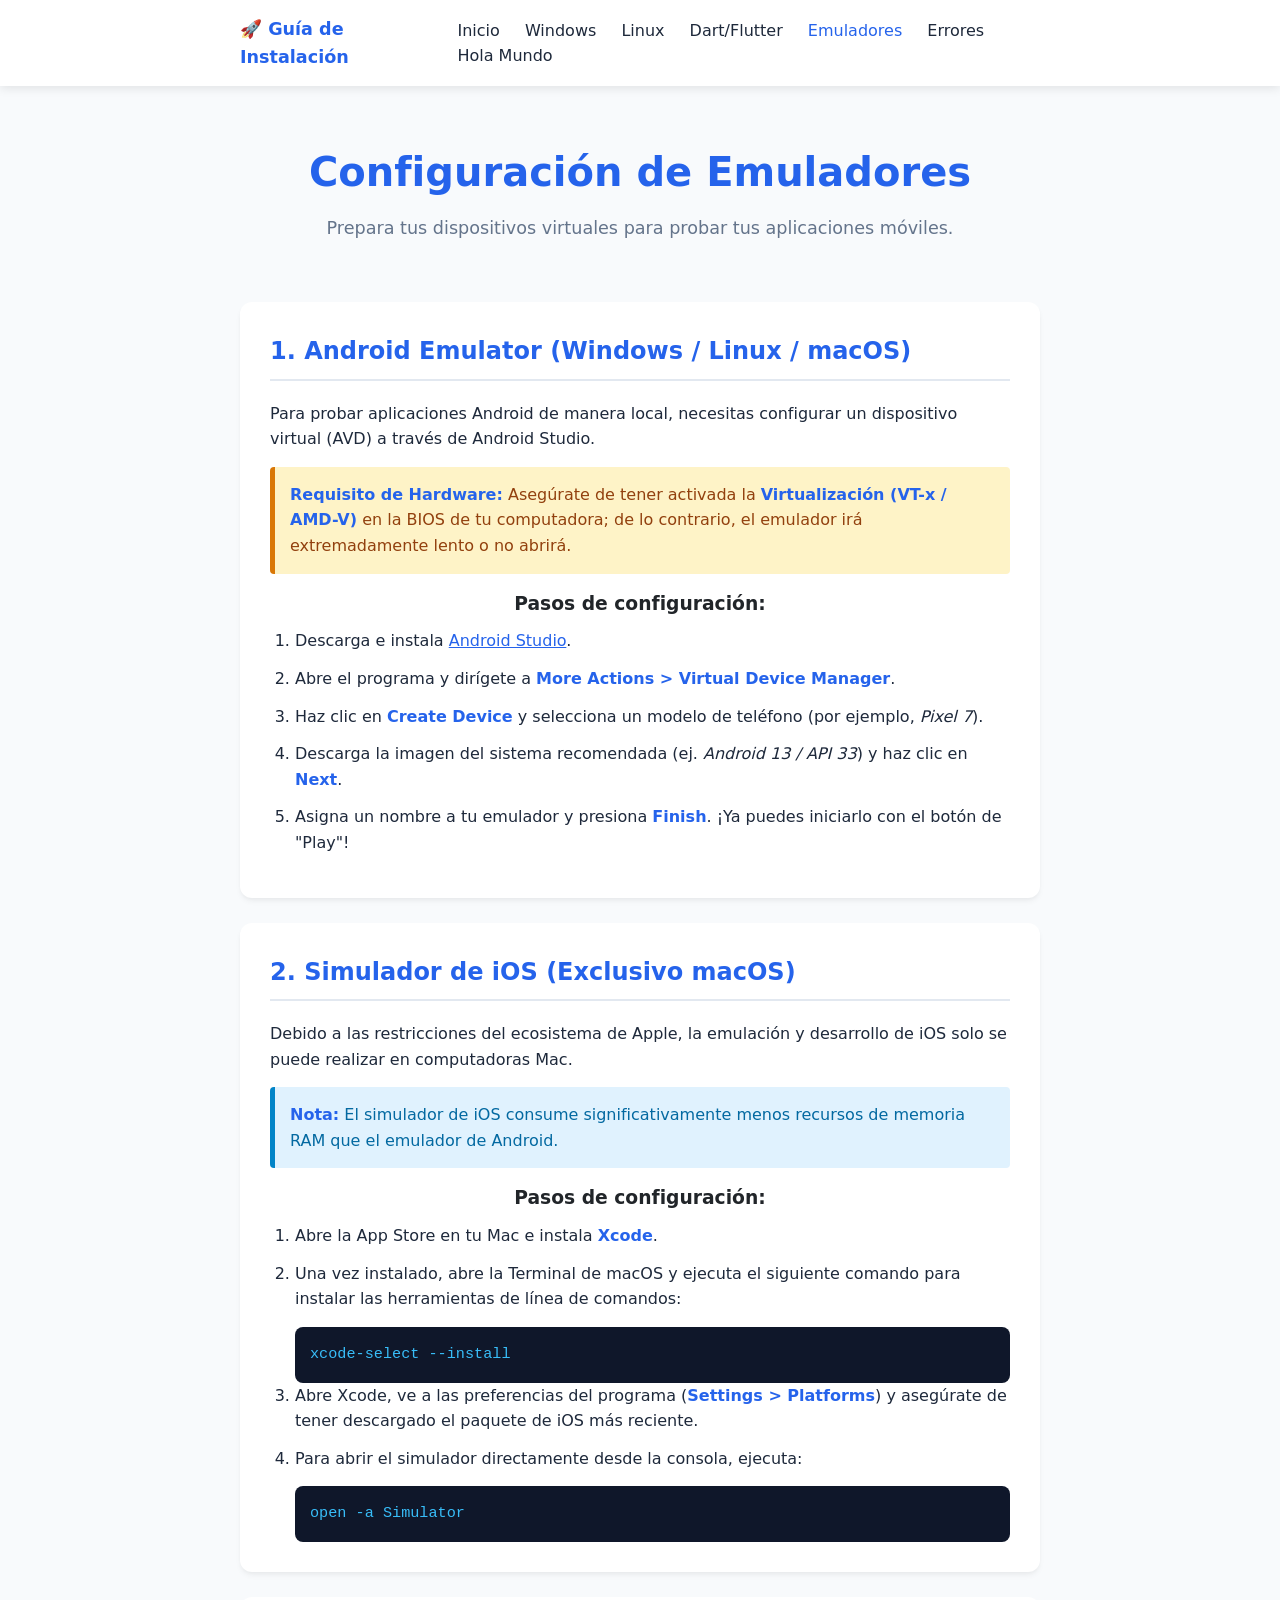
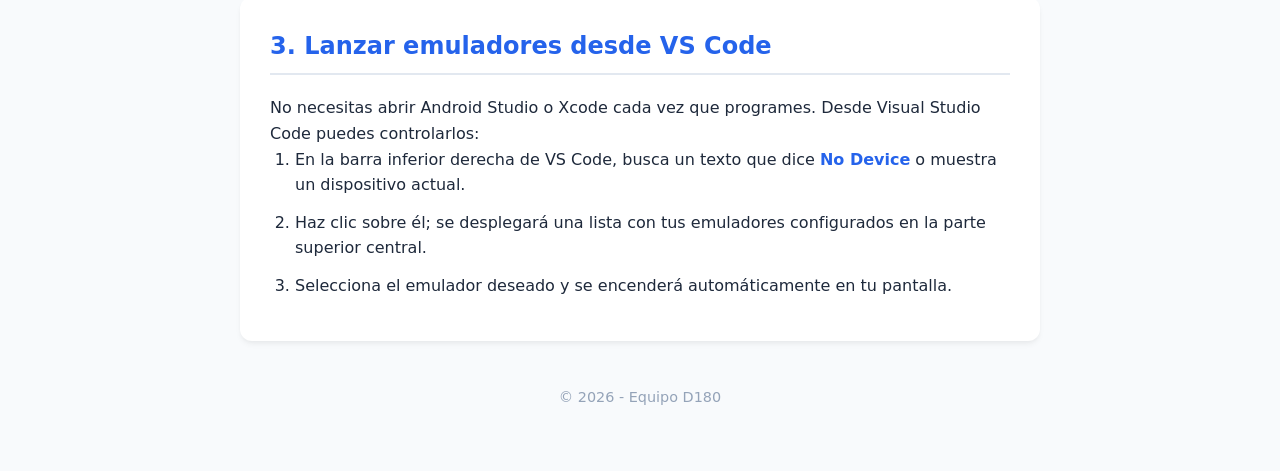
<file: emuladores.html>
<!DOCTYPE html>
<html lang="es">
<head>
    <meta charset="UTF-8">
    <meta name="viewport" content="width=device-width, initial-scale=1.0">
    <title>Configuración de Emuladores</title>
    <link rel="stylesheet" href="estilos/style.css">
</head>
<body>

    <!-- Barra de navegación flotante -->
    <nav class="navbar">
        <div class="navbar-container">
            <a href="index.html" class="navbar-brand">🚀 Guía de Instalación</a>
            <div class="navbar-links">
                <a href="index.html">Inicio</a>
                <a href="windows.html">Windows</a>
                <a href="linux.html">Linux</a>
                <a href="dart.html">Dart/Flutter</a>
                <a href="emuladores.html" class="active">Emuladores</a>
                <a href="errores.html">Errores</a>
                <a href="holamundo.html">Hola Mundo</a>
            </div>
        </div>
    </nav>

    <header>
        <h1>Configuración de Emuladores</h1>
        <p>Prepara tus dispositivos virtuales para probar tus aplicaciones móviles.</p>
    </header>

    <main>
        <!-- SECCIÓN ANDROID -->
        <section id="emulador-android">
            <h2>1. Android Emulator (Windows / Linux / macOS)</h2>
            <p>Para probar aplicaciones Android de manera local, necesitas configurar un dispositivo virtual (AVD) a través de Android Studio.</p>
            
            <div class="alerta alerta-warning">
                <strong>Requisito de Hardware:</strong> Asegúrate de tener activada la <strong>Virtualización (VT-x / AMD-V)</strong> en la BIOS de tu computadora; de lo contrario, el emulador irá extremadamente lento o no abrirá.
            </div>

            <h3 style="margin-top: 15px;">Pasos de configuración:</h3>
            <ol style="margin-top: 10px;">
                <li>Descarga e instala <a href="https://android.com" target="_blank" style="color: var(--color-principal);">Android Studio</a>.</li>
                <li>Abre el programa y dirígete a <strong>More Actions > Virtual Device Manager</strong>.</li>
                <li>Haz clic en <strong>Create Device</strong> y selecciona un modelo de teléfono (por ejemplo, <em>Pixel 7</em>).</li>
                <li>Descarga la imagen del sistema recomendada (ej. <em>Android 13 / API 33</em>) y haz clic en <strong>Next</strong>.</li>
                <li>Asigna un nombre a tu emulador y presiona <strong>Finish</strong>. ¡Ya puedes iniciarlo con el botón de "Play"!</li>
            </ol>
        </section>

        <!-- SECCIÓN IOS -->
        <section id="emulador-ios">
            <h2>2. Simulador de iOS (Exclusivo macOS)</h2>
            <p>Debido a las restricciones del ecosistema de Apple, la emulación y desarrollo de iOS solo se puede realizar en computadoras Mac.</p>

            <div class="alerta alerta-info">
                <strong>Nota:</strong> El simulador de iOS consume significativamente menos recursos de memoria RAM que el emulador de Android.
            </div>

            <h3 style="margin-top: 15px;">Pasos de configuración:</h3>
            <ol style="margin-top: 10px;">
                <li>Abre la App Store en tu Mac e instala <strong>Xcode</strong>.</li>
                <li>Una vez instalado, abre la Terminal de macOS y ejecuta el siguiente comando para instalar las herramientas de línea de comandos:</li>
                <pre><code>xcode-select --install</code></pre>
                <li>Abre Xcode, ve a las preferencias del programa (<strong>Settings > Platforms</strong>) y asegúrate de tener descargado el paquete de iOS más reciente.</li>
                <li>Para abrir el simulador directamente desde la consola, ejecuta:</li>
                <pre><code>open -a Simulator</code></pre>
            </ol>
        </section>

        <!-- INTEGRACIÓN CON VS CODE -->
        <section id="lanzamiento-vscode">
            <h2>3. Lanzar emuladores desde VS Code</h2>
            <p>No necesitas abrir Android Studio o Xcode cada vez que programes. Desde Visual Studio Code puedes controlarlos:</p>
            <ol>
                <li>En la barra inferior derecha de VS Code, busca un texto que dice <strong>No Device</strong> o muestra un dispositivo actual.</li>
                <li>Haz clic sobre él; se desplegará una lista con tus emuladores configurados en la parte superior central.</li>
                <li>Selecciona el emulador deseado y se encenderá automáticamente en tu pantalla.</li>
            </ol>
        </section>
    </main>

    <footer>
        <p>&copy; 2026 - Equipo D180</p>
    </footer>

</body>
</html>
</file>
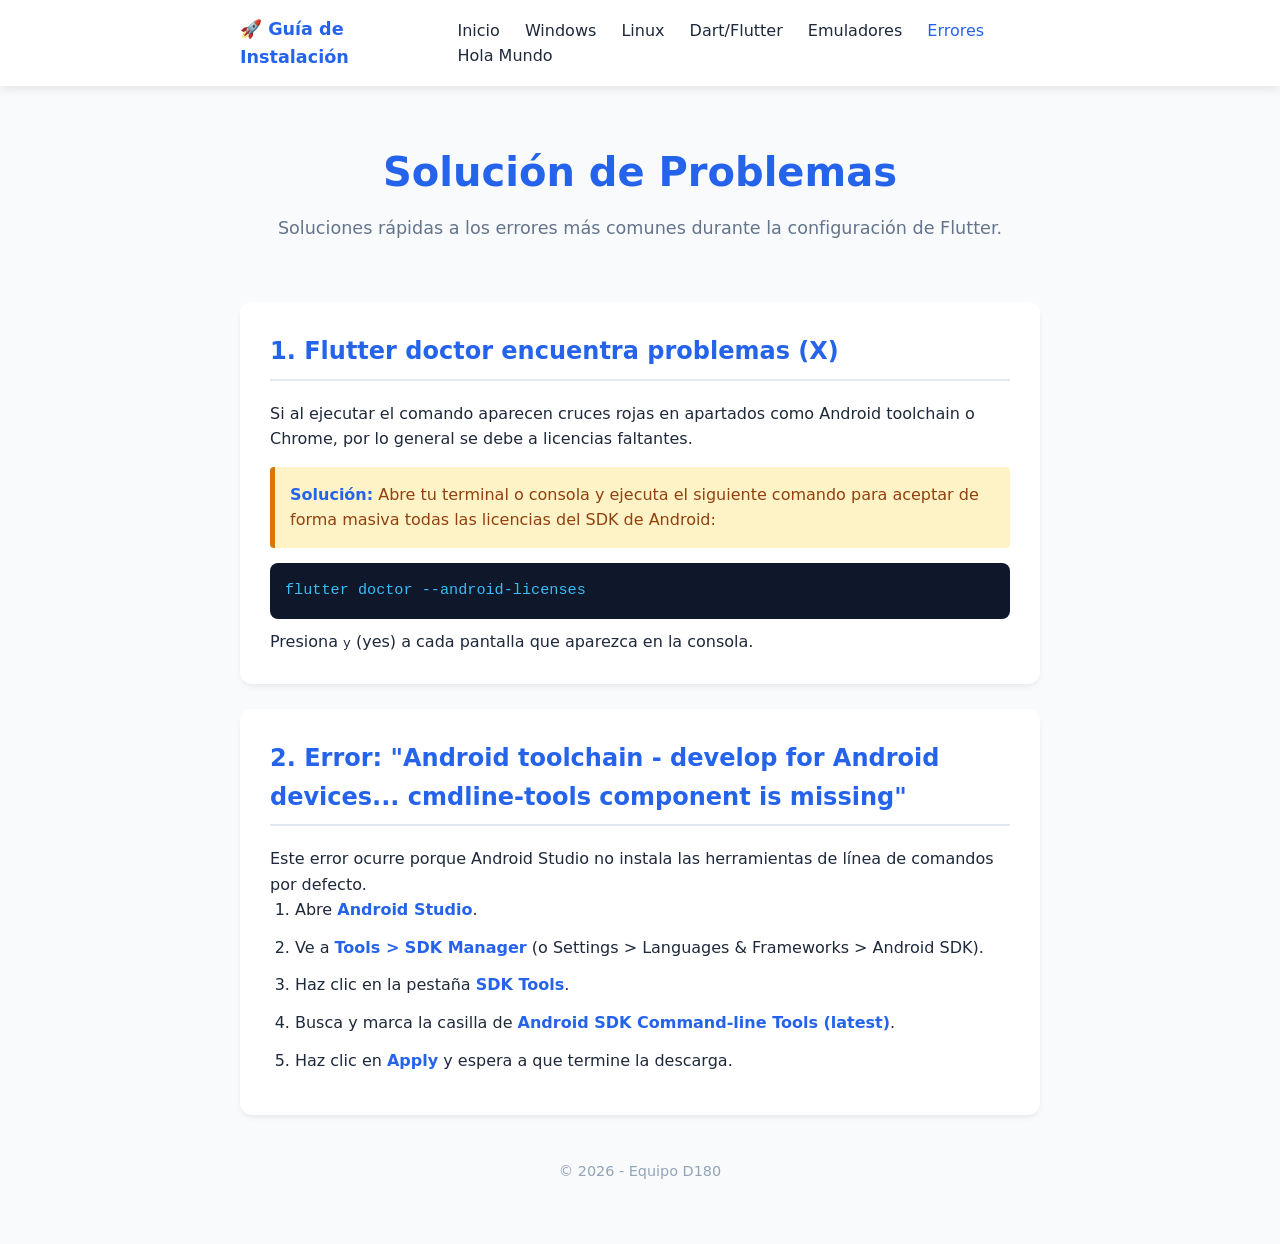
<file: errores.html>
<!DOCTYPE html>
<html lang="es">
<head>
    <meta charset="UTF-8">
    <meta name="viewport" content="width=device-width, initial-scale=1.0">
    <title>Solución de Problemas</title>
    <link rel="stylesheet" href="estilos/style.css">
</head>
<body>

    <!-- Barra de navegación flotante -->
    <nav class="navbar">
        <div class="navbar-container">
            <a href="index.html" class="navbar-brand">🚀 Guía de Instalación</a>
            <div class="navbar-links">
                <a href="index.html">Inicio</a>
                <a href="windows.html">Windows</a>
                <a href="linux.html">Linux</a>
                <a href="dart.html">Dart/Flutter</a>
                <a href="emuladores.html">Emuladores</a>
                <a href="errores.html" class="active">Errores</a>
                <a href="holamundo.html">Hola Mundo</a>
            </div>
        </div>
    </nav>

    <header>
        <h1>Solución de Problemas</h1>
        <p>Soluciones rápidas a los errores más comunes durante la configuración de Flutter.</p>
    </header>

    <main>
        <section id="error-doctor">
            <h2>1. Flutter doctor encuentra problemas (X)</h2>
            <p>Si al ejecutar el comando aparecen cruces rojas en apartados como Android toolchain o Chrome, por lo general se debe a licencias faltantes.</p>
            <div class="alerta alerta-warning">
                <strong>Solución:</strong> Abre tu terminal o consola y ejecuta el siguiente comando para aceptar de forma masiva todas las licencias del SDK de Android:
            </div>
            <pre><code>flutter doctor --android-licenses</code></pre>
            <p style="margin-top: 10px;">Presiona <kbd>y</kbd> (yes) a cada pantalla que aparezca en la consola.</p>
        </section>

        <section id="error-cmdline">
            <h2>2. Error: "Android toolchain - develop for Android devices... cmdline-tools component is missing"</h2>
            <p>Este error ocurre porque Android Studio no instala las herramientas de línea de comandos por defecto.</p>
            <ol>
                <li>Abre <strong>Android Studio</strong>.</li>
                <li>Ve a <strong>Tools > SDK Manager</strong> (o Settings > Languages & Frameworks > Android SDK).</li>
                <li>Haz clic en la pestaña <strong>SDK Tools</strong>.</li>
                <li>Busca y marca la casilla de <strong>Android SDK Command-line Tools (latest)</strong>.</li>
                <li>Haz clic en <strong>Apply</strong> y espera a que termine la descarga.</li>
            </ol>
        </section>
    </main>

    <footer>
        <p>&copy; 2026 - Equipo D180</p>
    </footer>

</body>
</html>
</file>
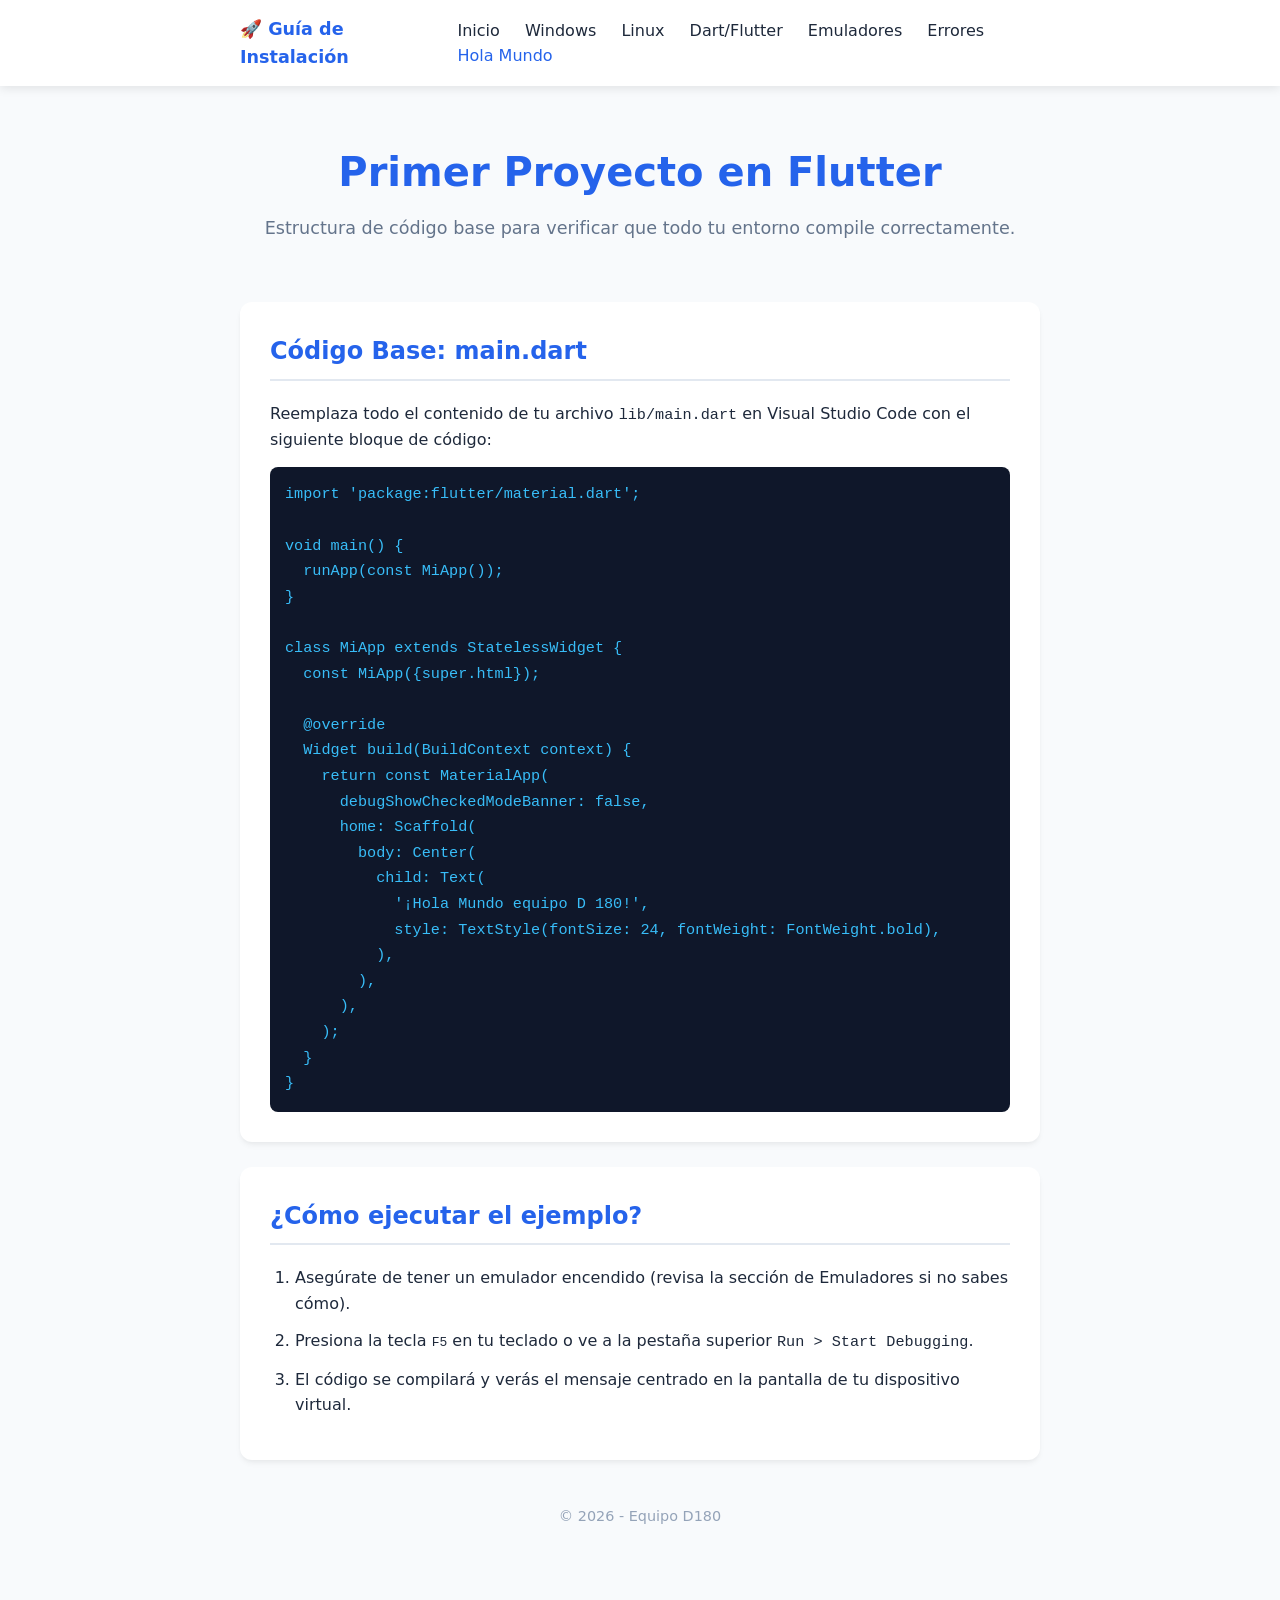
<file: holamundo.html>
<!DOCTYPE html>
<html lang="es">
<head>
    <meta charset="UTF-8">
    <meta name="viewport" content="width=device-width, initial-scale=1.0">
    <title>Ejemplo Hola Mundo</title>
    <link rel="stylesheet" href="estilos/style.css">
</head>
<body>

    <!-- Barra de navegación flotante -->
    <nav class="navbar">
        <div class="navbar-container">
            <a href="index.html" class="navbar-brand">🚀 Guía de Instalación</a>
            <div class="navbar-links">
                <a href="index.html">Inicio</a>
                <a href="windows.html">Windows</a>
                <a href="linux.html">Linux</a>
                <a href="dart.html">Dart/Flutter</a>
                <a href="emuladores.html">Emuladores</a>
                <a href="errores.html">Errores</a>
                <a href="holamundo.html" class="active">Hola Mundo</a>
            </div>
        </div>
    </nav>

    <header>
        <h1>Primer Proyecto en Flutter</h1>
        <p>Estructura de código base para verificar que todo tu entorno compile correctamente.</p>
    </header>

    <main>
        <section id="codigo-ejemplo">
            <h2>Código Base: main.dart</h2>
            <p>Reemplaza todo el contenido de tu archivo <code>lib/main.dart</code> en Visual Studio Code con el siguiente bloque de código:</p>
            
            <pre><code>import 'package:flutter/material.dart';

void main() {
  runApp(const MiApp());
}

class MiApp extends StatelessWidget {
  const MiApp({super.html});

  @override
  Widget build(BuildContext context) {
    return const MaterialApp(
      debugShowCheckedModeBanner: false,
      home: Scaffold(
        body: Center(
          child: Text(
            '¡Hola Mundo equipo D 180!',
            style: TextStyle(fontSize: 24, fontWeight: FontWeight.bold),
          ),
        ),
      ),
    );
  }
}</code></pre>
        </section>

        <section id="ejecucion">
            <h2>¿Cómo ejecutar el ejemplo?</h2>
            <ol>
                <li>Asegúrate de tener un emulador encendido (revisa la sección de Emuladores si no sabes cómo).</li>
                <li>Presiona la tecla <kbd>F5</kbd> en tu teclado o ve a la pestaña superior <code>Run > Start Debugging</code>.</li>
                <li>El código se compilará y verás el mensaje centrado en la pantalla de tu dispositivo virtual.</li>
            </ol>
        </section>
    </main>

    <footer>
        <p>&copy; 2026 - Equipo D180</p>
    </footer>

</body>
</html>
</file>
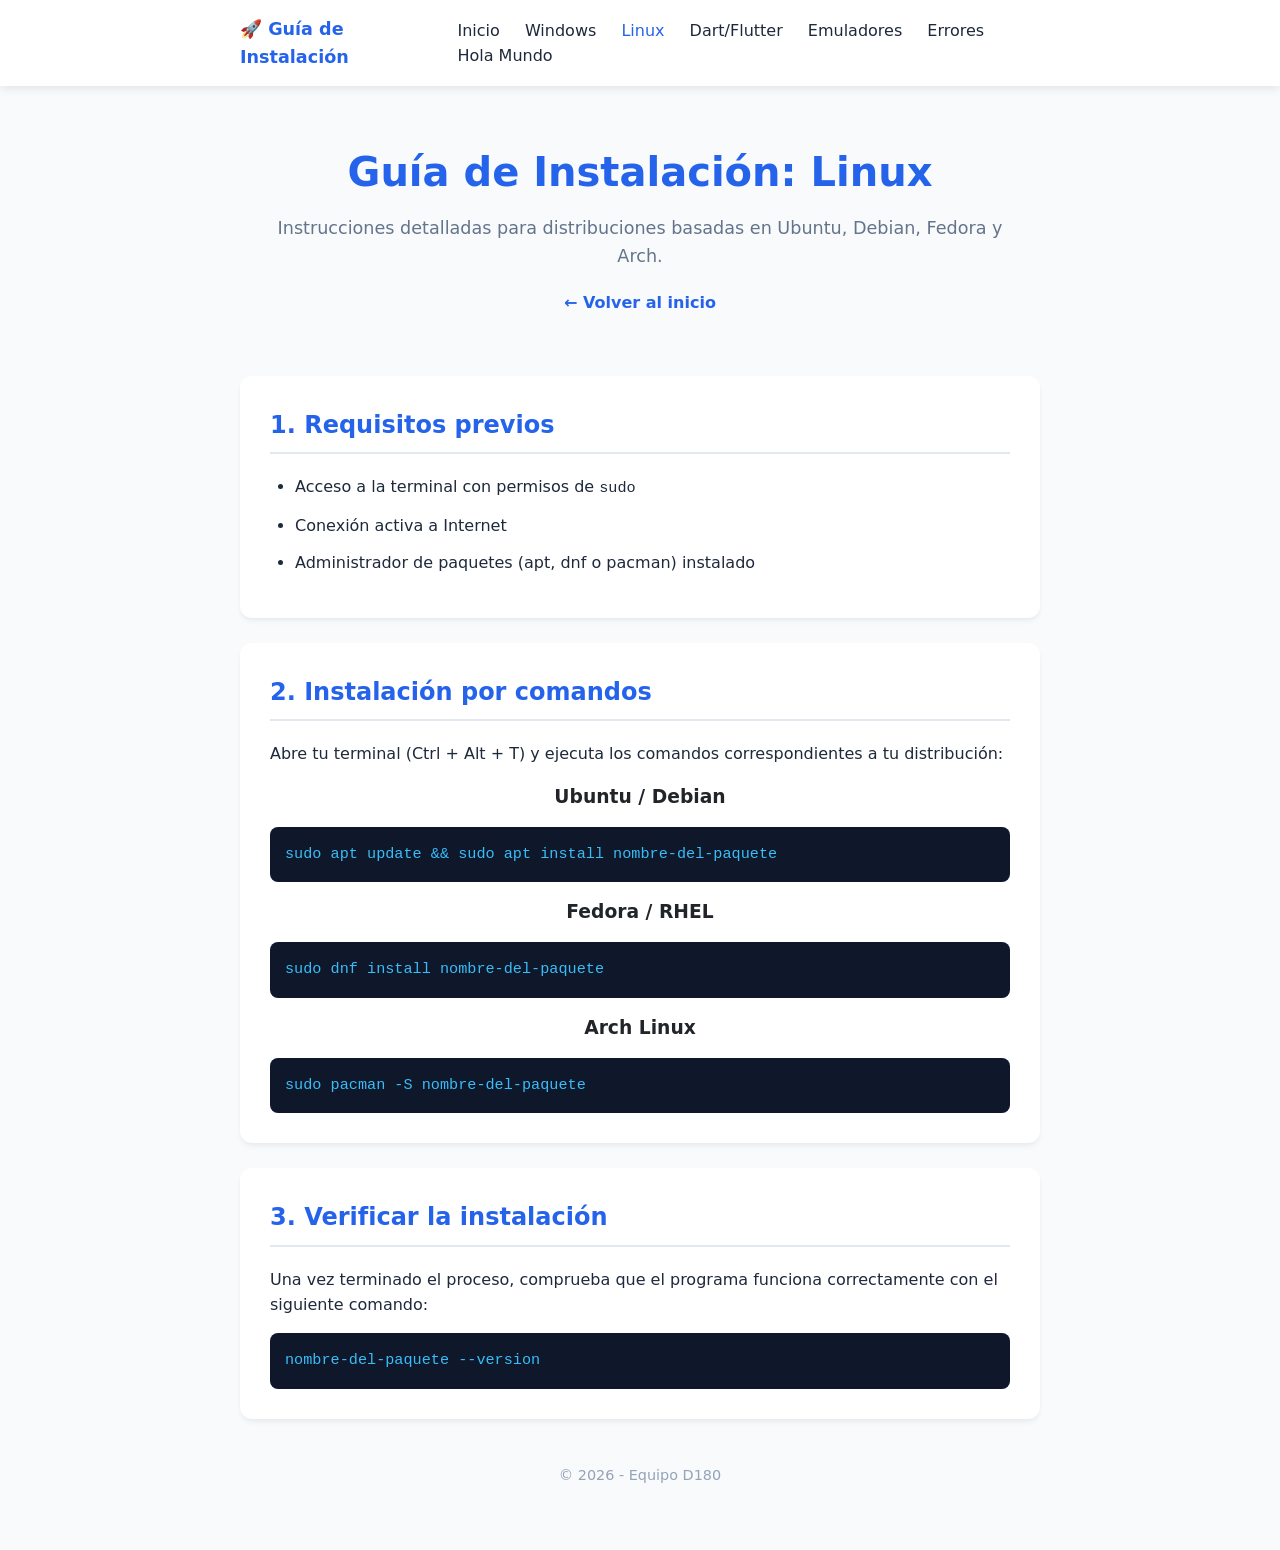
<file: linux.html>
<!DOCTYPE html>
<html lang="es">
<head>
    <meta charset="UTF-8">
    <meta name="viewport" content="width=device-width, initial-scale=1.0">
    <title>Instalación en Linux</title>
    <link rel="stylesheet" href="estilos/style.css">
</head>
<body>
       <!-- Barra de navegación flotante -->
    <nav class="navbar">
        <div class="navbar-container">
            <a href="index.html" class="navbar-brand">🚀 Guía de Instalación</a>
            <div class="navbar-links">
                <a href="index.html">Inicio</a>
                <a href="windows.html">Windows</a>
                <a href="linux.html" class="active">Linux</a>
                <a href="dart.html">Dart/Flutter</a>
                <a href="emuladores.html">Emuladores</a>
                <a href="errores.html">Errores</a>
                <a href="holamundo.html">Hola Mundo</a>
            </div>
        </div>
    </nav>

    <header>
        <h1>Guía de Instalación: Linux</h1>
        <p>Instrucciones detalladas para distribuciones basadas en Ubuntu, Debian, Fedora y Arch.</p>
        <!-- Menú de navegación rápida -->
        <nav style="margin-top: 20px;">
            <a href="index.html" style="color: var(--color-principal); text-decoration: none; font-weight: bold;">&larr; Volver al inicio</a>
        </nav>
    </header>

    <main>
        <section id="requisitos-linux">
            <h2>1. Requisitos previos</h2>
            <ul>
                <li>Acceso a la terminal con permisos de <code>sudo</code></li>
                <li>Conexión activa a Internet</li>
                <li>Administrador de paquetes (apt, dnf o pacman) instalado</li>
            </ul>
        </section>

        <section id="pasos-linux">
            <h2>2. Instalación por comandos</h2>
            <p>Abre tu terminal (Ctrl + Alt + T) y ejecuta los comandos correspondientes a tu distribución:</p>
            
            <h3 style="margin-top: 15px;">Ubuntu / Debian</h3>
            <pre><code>sudo apt update && sudo apt install nombre-del-paquete</code></pre>

            <h3 style="margin-top: 15px;">Fedora / RHEL</h3>
            <pre><code>sudo dnf install nombre-del-paquete</code></pre>

            <h3 style="margin-top: 15px;">Arch Linux</h3>
            <pre><code>sudo pacman -S nombre-del-paquete</code></pre>
        </section>

        <section id="verificacion">
            <h2>3. Verificar la instalación</h2>
            <p>Una vez terminado el proceso, comprueba que el programa funciona correctamente con el siguiente comando:</p>
            <pre><code>nombre-del-paquete --version</code></pre>
        </section>
    </main>

    <footer>
        <p>&copy; 2026 - Equipo D180</p>
    </footer>

</body>
</html>
</file>
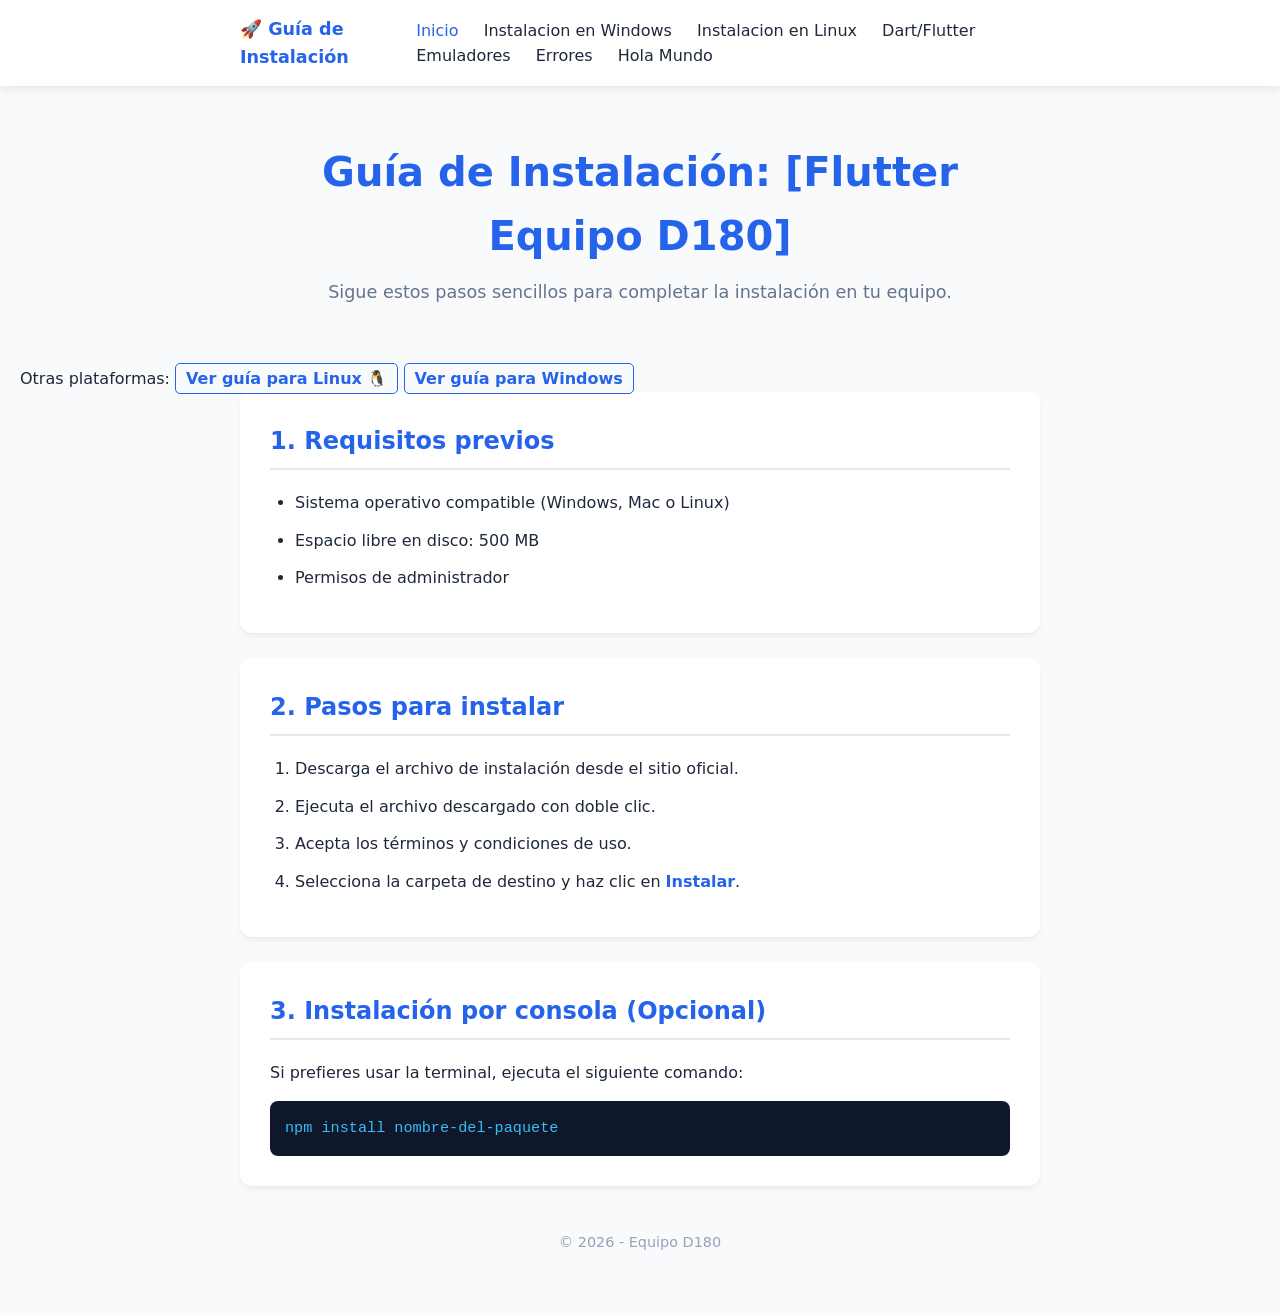
<file: main.html>
<!DOCTYPE html>
<html lang="es">
<head>
    <meta charset="UTF-8">
    <meta name="viewport" content="width=device-width, initial-scale=1.0">
    <title>Guía de Instalación</title>
    <link rel="stylesheet" href="estilos/style.css">
</head>
<body>
        <!-- Barra de navegación flotante -->
    <nav class="navbar">
        <div class="navbar-container">
            <a href="main.html" class="navbar-brand">🚀 Guía de Instalación</a>
            <div class="navbar-links">
                <a href="main.html" class="active">Inicio</a>
                <a href="windows.html">Instalacion en Windows</a>
                <a href="linux.html">Instalacion en Linux</a>
                <a href="dart.html">Dart/Flutter</a>
                <a href="emuladores.html">Emuladores</a>
                <a href="errores.html">Errores</a>
                <a href="holamundo.html">Hola Mundo</a>
            </div>
        </div>
    </nav>

    <header>
        <h1>Guía de Instalación: [Flutter Equipo D180]</h1>
        <p>Sigue estos pasos sencillos para completar la instalación en tu equipo.</p>
    </header>
      <nav style="margin-top: 20px;">
            <span>Otras plataformas: </span>
            <a href="linux.html" style="color: var(--color-principal); text-decoration: none; font-weight: bold; border: 1px solid var(--color-principal); padding: 5px 10px; border-radius: 5px;">Ver guía para Linux 🐧</a>
            <a href="windows.html" style="color: var(--color-principal); text-decoration: none; font-weight: bold; border: 1px solid var(--color-principal); padding: 5px 10px; border-radius: 5px;">Ver guía para Windows </a>
        </nav>

    <main>
        <section id="requisitos">
            <h2>1. Requisitos previos</h2>
            <ul>
                <li>Sistema operativo compatible (Windows, Mac o Linux)</li>
                <li>Espacio libre en disco: 500 MB</li>
                <li>Permisos de administrador</li>
            </ul>
        </section>

        <section id="pasos">
            <h2>2. Pasos para instalar</h2>
            <ol>
                <li>Descarga el archivo de instalación desde el sitio oficial.</li>
                <li>Ejecuta el archivo descargado con doble clic.</li>
                <li>Acepta los términos y condiciones de uso.</li>
                <li>Selecciona la carpeta de destino y haz clic en <strong>Instalar</strong>.</li>
            </ol>
        </section>

        <section id="comandos">
            <h2>3. Instalación por consola (Opcional)</h2>
            <p>Si prefieres usar la terminal, ejecuta el siguiente comando:</p>
            <pre><code>npm install nombre-del-paquete</code></pre>
        </section>
    </main>

    <footer>
        <p>&copy; 2026 - Equipo D180</p>
    </footer>

</body>
</html>
</file>
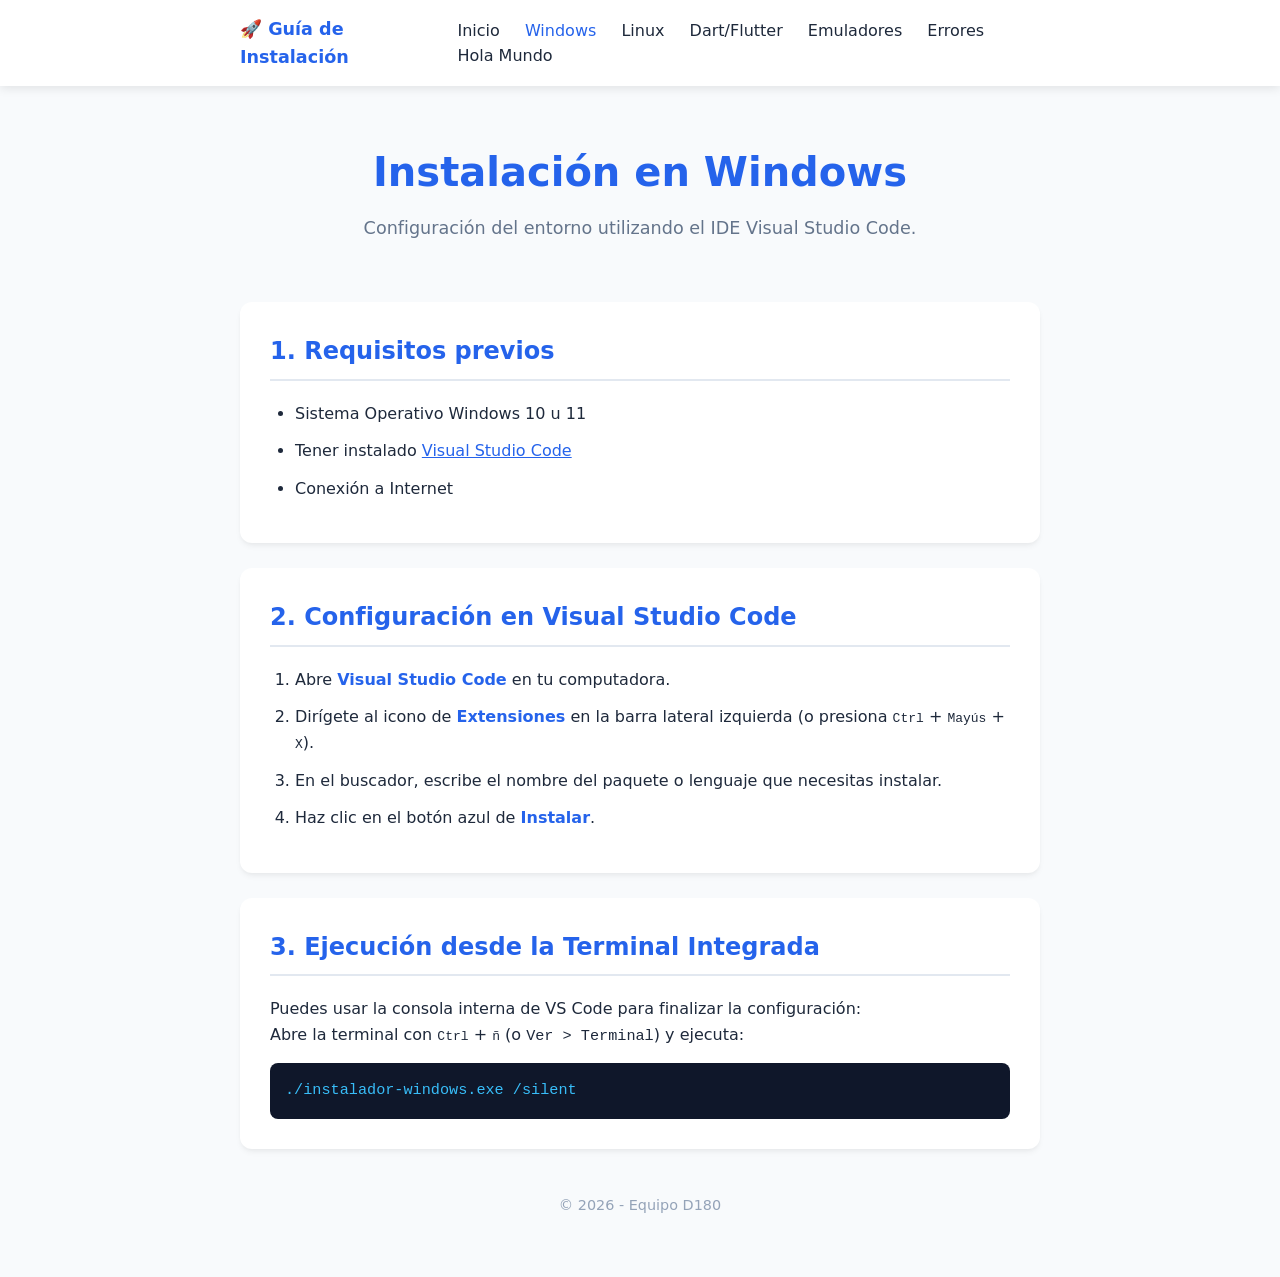
<file: windows.html>
<!DOCTYPE html>
<html lang="es">
<head>
    <meta charset="UTF-8">
    <meta name="viewport" content="width=device-width, initial-scale=1.0">
    <title>Instalación en Windows (VS Code)</title>
    <link rel="stylesheet" href="estilos/style.css">
</head>
<body>

    <!-- Barra de navegación flotante -->
    <nav class="navbar">
        <div class="navbar-container">
            <a href="index.html" class="navbar-brand">🚀 Guía de Instalación</a>
            <div class="navbar-links">
                <a href="index.html">Inicio</a>
                <a href="windows.html" class="active">Windows</a>
                <a href="linux.html">Linux</a>
                <a href="dart.html">Dart/Flutter</a>
                <a href="emuladores.html">Emuladores</a>
                <a href="errores.html">Errores</a>
                <a href="holamundo.html">Hola Mundo</a>
            </div>
        </div>
    </nav>

    <header>
        <h1>Instalación en Windows</h1>
        <p>Configuración del entorno utilizando el IDE Visual Studio Code.</p>
    </header>

    <main>
        <section id="requisitos-windows">
            <h2>1. Requisitos previos</h2>
            <ul>
                <li>Sistema Operativo Windows 10 u 11</li>
                <li>Tener instalado <a href="https://visualstudio.com" target="_blank" style="color: var(--color-principal);">Visual Studio Code</a></li>
                <li>Conexión a Internet</li>
            </ul>
        </section>

        <section id="pasos-vscode">
            <h2>2. Configuración en Visual Studio Code</h2>
            <ol>
                <li>Abre <strong>Visual Studio Code</strong> en tu computadora.</li>
                <li>Dirígete al icono de <strong>Extensiones</strong> en la barra lateral izquierda (o presiona <kbd>Ctrl</kbd> + <kbd>Mayús</kbd> + <kbd>X</kbd>).</li>
                <li>En el buscador, escribe el nombre del paquete o lenguaje que necesitas instalar.</li>
                <li>Haz clic en el botón azul de <strong>Instalar</strong>.</li>
            </ol>
        </section>

        <section id="terminal-integrada">
            <h2>3. Ejecución desde la Terminal Integrada</h2>
            <p>Puedes usar la consola interna de VS Code para finalizar la configuración:</p>
            <p>Abre la terminal con <kbd>Ctrl</kbd> + <kbd>ñ</kbd> (o <code>Ver > Terminal</code>) y ejecuta:</p>
            <pre><code>./instalador-windows.exe /silent</code></pre>
        </section>
    </main>

    <footer>
        <p>&copy; 2026 - Equipo D180</p>
    </footer>

</body>
</html>
</file>
<file: estilos/style.css>
/* ==========================================================================
   1. CONFIGURACIÓN GENERAL Y VARIABLES
   ========================================================================== */
:root {
    --color-principal: #2563eb;    /* Azul moderno */
    --color-fondo: #f8fafc;        /* Gris muy claro para el fondo */
    --color-tarjeta: #ffffff;      /* Blanco para los bloques de contenido */
    --color-texto: #1e293b;        /* Gris oscuro para lectura cómoda */
    --color-codigo: #0f172a;       /* Fondo oscuro para comandos */
}

* {
    box-sizing: border-box;
    margin: 0;
    padding: 0;
}

body {
    font-family: system-ui, -apple-system, BlinkMacSystemFont, 'Segoe UI', Roboto, sans-serif;
    line-height: 1.6;
    background-color: var(--color-fondo);
    color: var(--color-texto);
    padding: 20px;
}

/* ==========================================================================
   2. ESTRUCTURA Y CONTENEDORES
   ========================================================================== */
header, main, footer {
    max-width: 800px;
    margin: 0 auto 20px auto;
}

header {
    text-align: center;
    padding: 40px 20px;
}

header h1 {
    font-size: 2.5rem;
    color: var(--color-principal);
    margin-bottom: 10px;
}

header p {
    font-size: 1.1rem;
    color: #64748b;
}

/* Estilo para las secciones individuales (Tarjetas) */
section {
    background-color: var(--color-tarjeta);
    padding: 30px;
    border-radius: 12px;
    box-shadow: 0 4px 6px -1px rgba(0, 0, 0, 0.05), 0 2px 4px -1px rgba(0, 0, 0, 0.03);
    margin-bottom: 25px;
}

section h2 {
    color: var(--color-principal);
    font-size: 1.5rem;
    margin-bottom: 20px;
    border-bottom: 2px solid #e2e8f0;
    padding-bottom: 8px;
}

h3 {
    text-align: center;                         /* Centrar el texto */
    color:#212529;                            /* Color del texto */
    margin-top: 20px;                           /* Espaciados entre titulos */
}

/* Centrar imagenes dentro de las secciones */
.contenedor-imagen {
    display: flex;                              /* Usar flexbox para centrar */
    justify-content: center;                    /* Centrar horizontalmente */
    align-items: center;                        /* Centrar verticalmente */
    width: 100%;                                /* La imagen ocupara el 100% del ancho del contenedor*/
    margin: 20px 0;                             /* Espaciado superior e inferior */
}
/* Asegurarse de que la imagen no se desborde del contenedor */
.contenedor-imagen img {
    max-width: 100%;                            /* La imagen no excederá el ancho del contenedor */
    height: auto;                               /* Proporcion automatica de la imagen */
    border-radius: 8px;                         /* Estilo de bordes redondeados */
}


/* ==========================================================================
   3. ELEMENTOS DE TEXTO Y LISTAS
   ========================================================================== */
ul, ol {
    padding-left: 25px;
}

li {
    margin-bottom: 12px;
}

/* Resaltado de pasos y texto importante */
strong {
    color: var(--color-principal);
}

/* ==========================================================================
   4. BLOQUES DE CÓDIGO Y TERMINAL
   ========================================================================== */
pre {
    background-color: var(--color-codigo);
    color: #38bdf8; /* Azul brillante para el código */
    padding: 15px;
    border-radius: 8px;
    overflow-x: auto; /* Permite scroll horizontal si el comando es largo */
    margin-top: 15px;
    font-family: 'Courier New', Courier, monospace;
}

code {
    font-size: 0.95rem;
}

/* ==========================================================================
   5. PIE DE PÁGINA
   ========================================================================== */
footer {
    text-align: center;
    padding: 20px;
    color: #94a3b8;
    font-size: 0.9rem;
}
/* ==========================================================================
   6. BARRA DE NAVEGACIÓN FLOTANTE
   ========================================================================== */
.navbar {
    position: fixed;
    top: 0;
    left: 0;
    width: 100%;
    background-color: var(--color-tarjeta);
    box-shadow: 0 2px 10px rgba(0, 0, 0, 0.1);
    z-index: 1000;
    padding: 15px 20px;
}

.navbar-container {
    max-width: 800px;
    margin: 0 auto;
    display: flex;
    justify-content: space-between;
    align-items: center;
}

.navbar-brand {
    font-weight: bold;
    color: var(--color-principal);
    text-decoration: none;
    font-size: 1.1rem;
}

.navbar-links a {
    color: var(--color-texto);
    text-decoration: none;
    margin-left: 20px;
    font-weight: 500;
    transition: color 0.2s ease;
}

.navbar-links a:hover, .navbar-links a.active {
    color: var(--color-principal);
}

/* Compensar el espacio que ocupa la barra flotante para que no tape el contenido */
body {
    padding-top: 100px; 
}
/* ==========================================================================
   7. BLOQUES DE NOTAS Y ADVERTENCIAS
   ========================================================================== */
.alerta {
    padding: 15px;
    border-left: 5px solid;
    border-radius: 4px;
    margin: 15px 0;
}

.alerta-warning {
    background-color: #fef3c7; /* Amarillo claro */
    border-color: #d97706;     /* Ámbar */
    color: #92400e;
}

.alerta-info {
    background-color: #e0f2fe;    /* Azul claro */
    border-color: #0284c7;        /* Azul */
    color: #0369a1;
}
</file>
